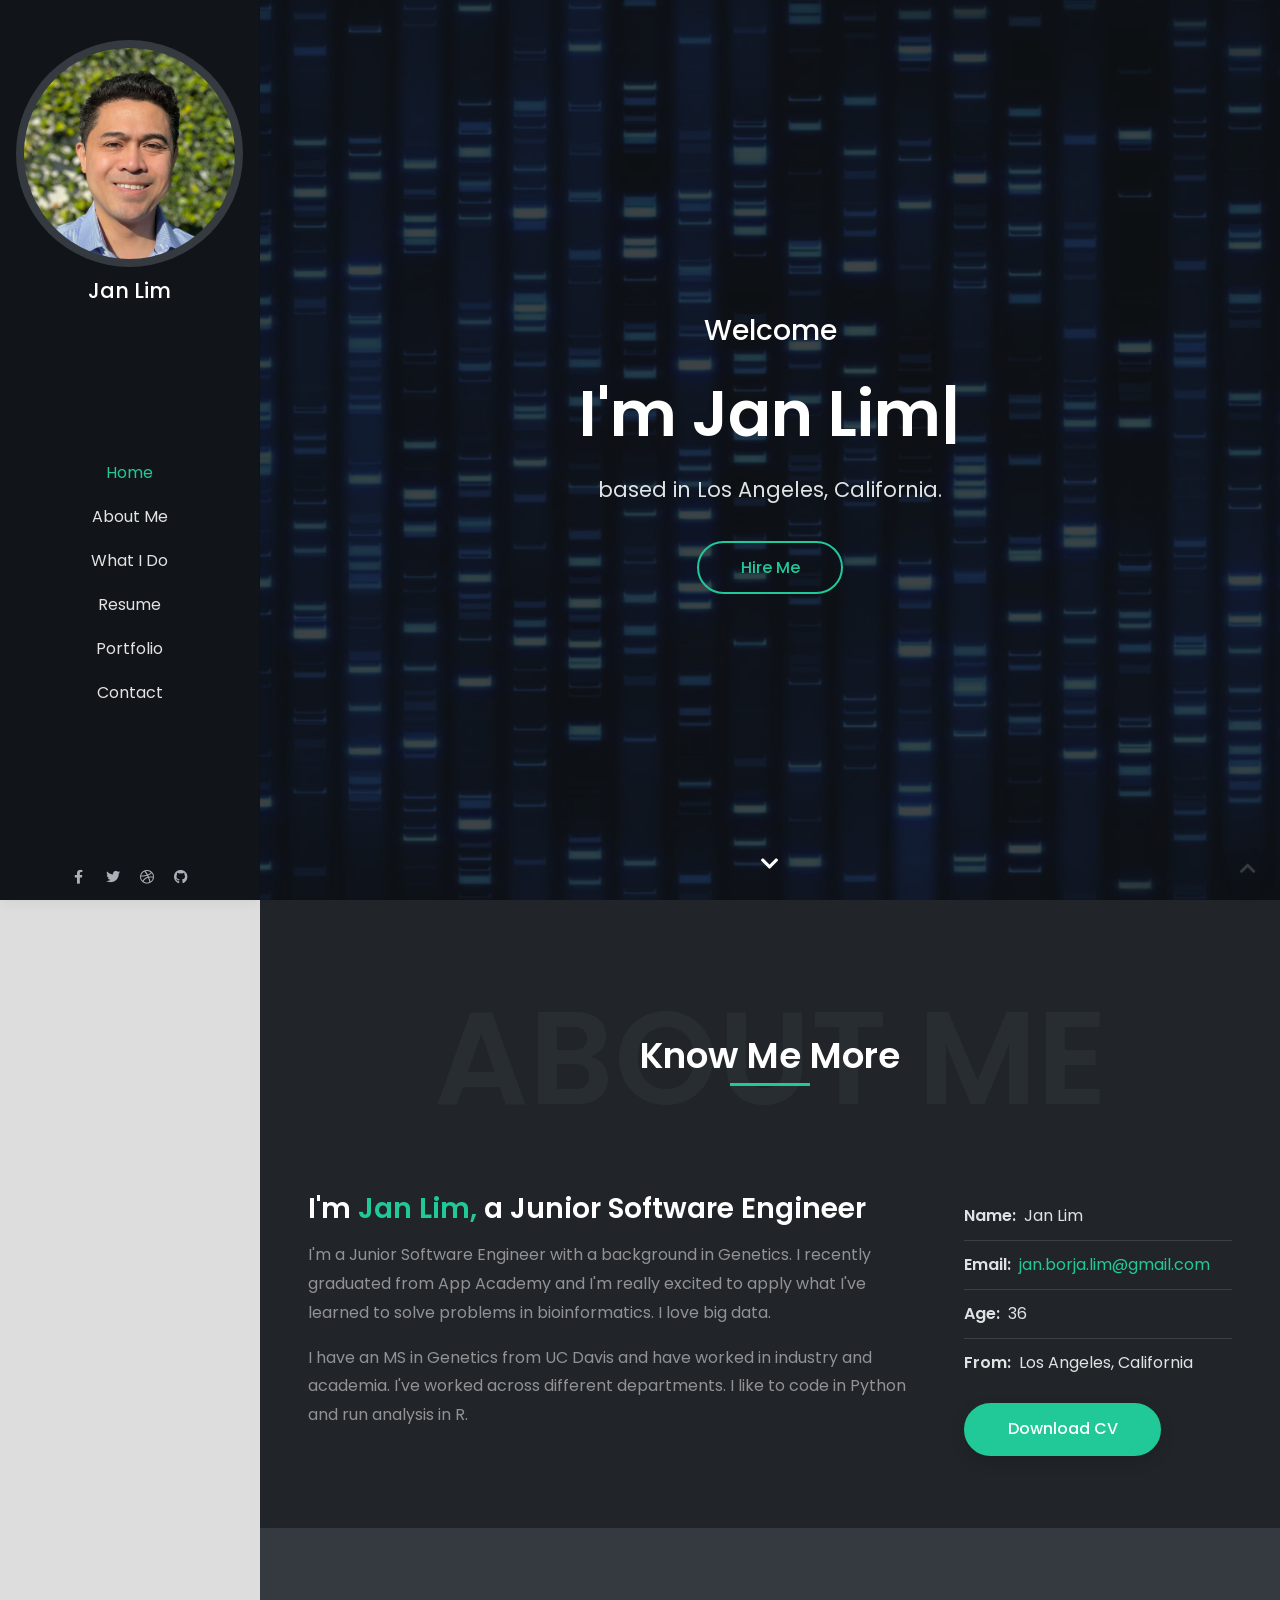
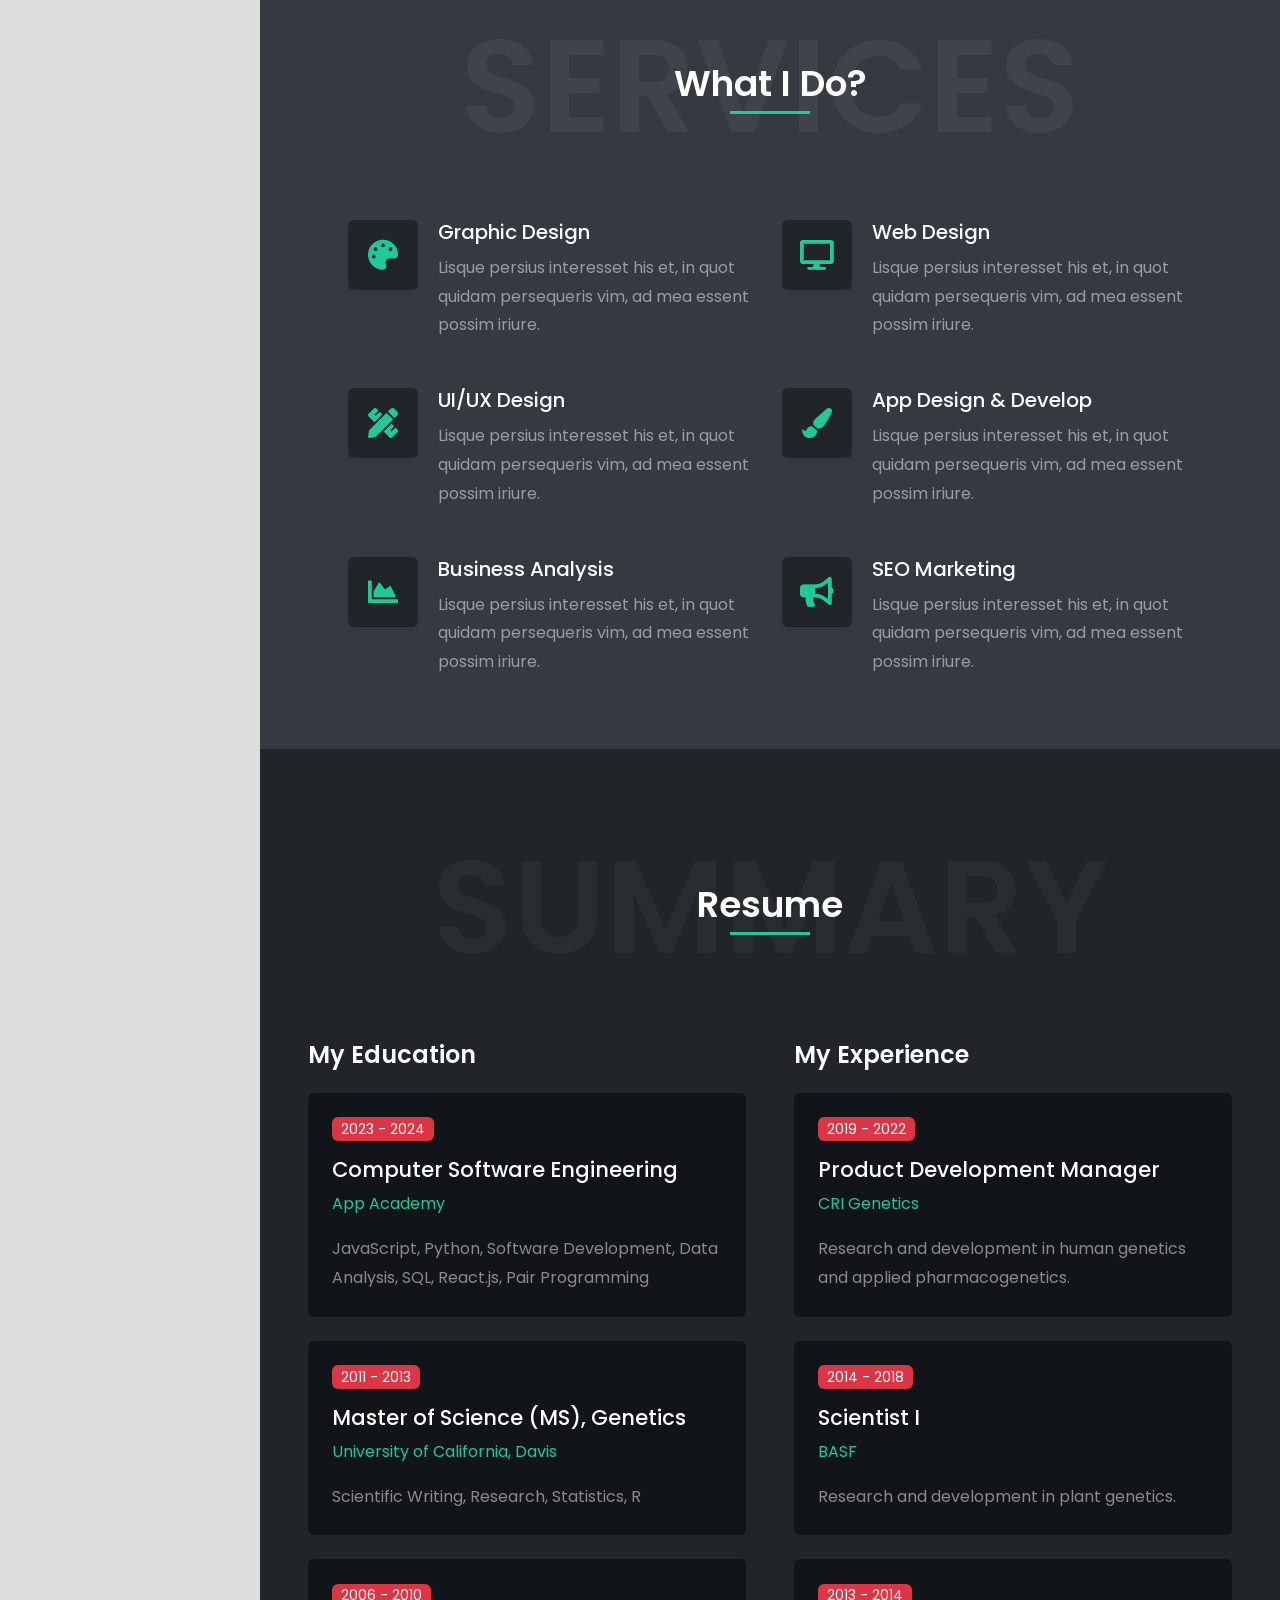
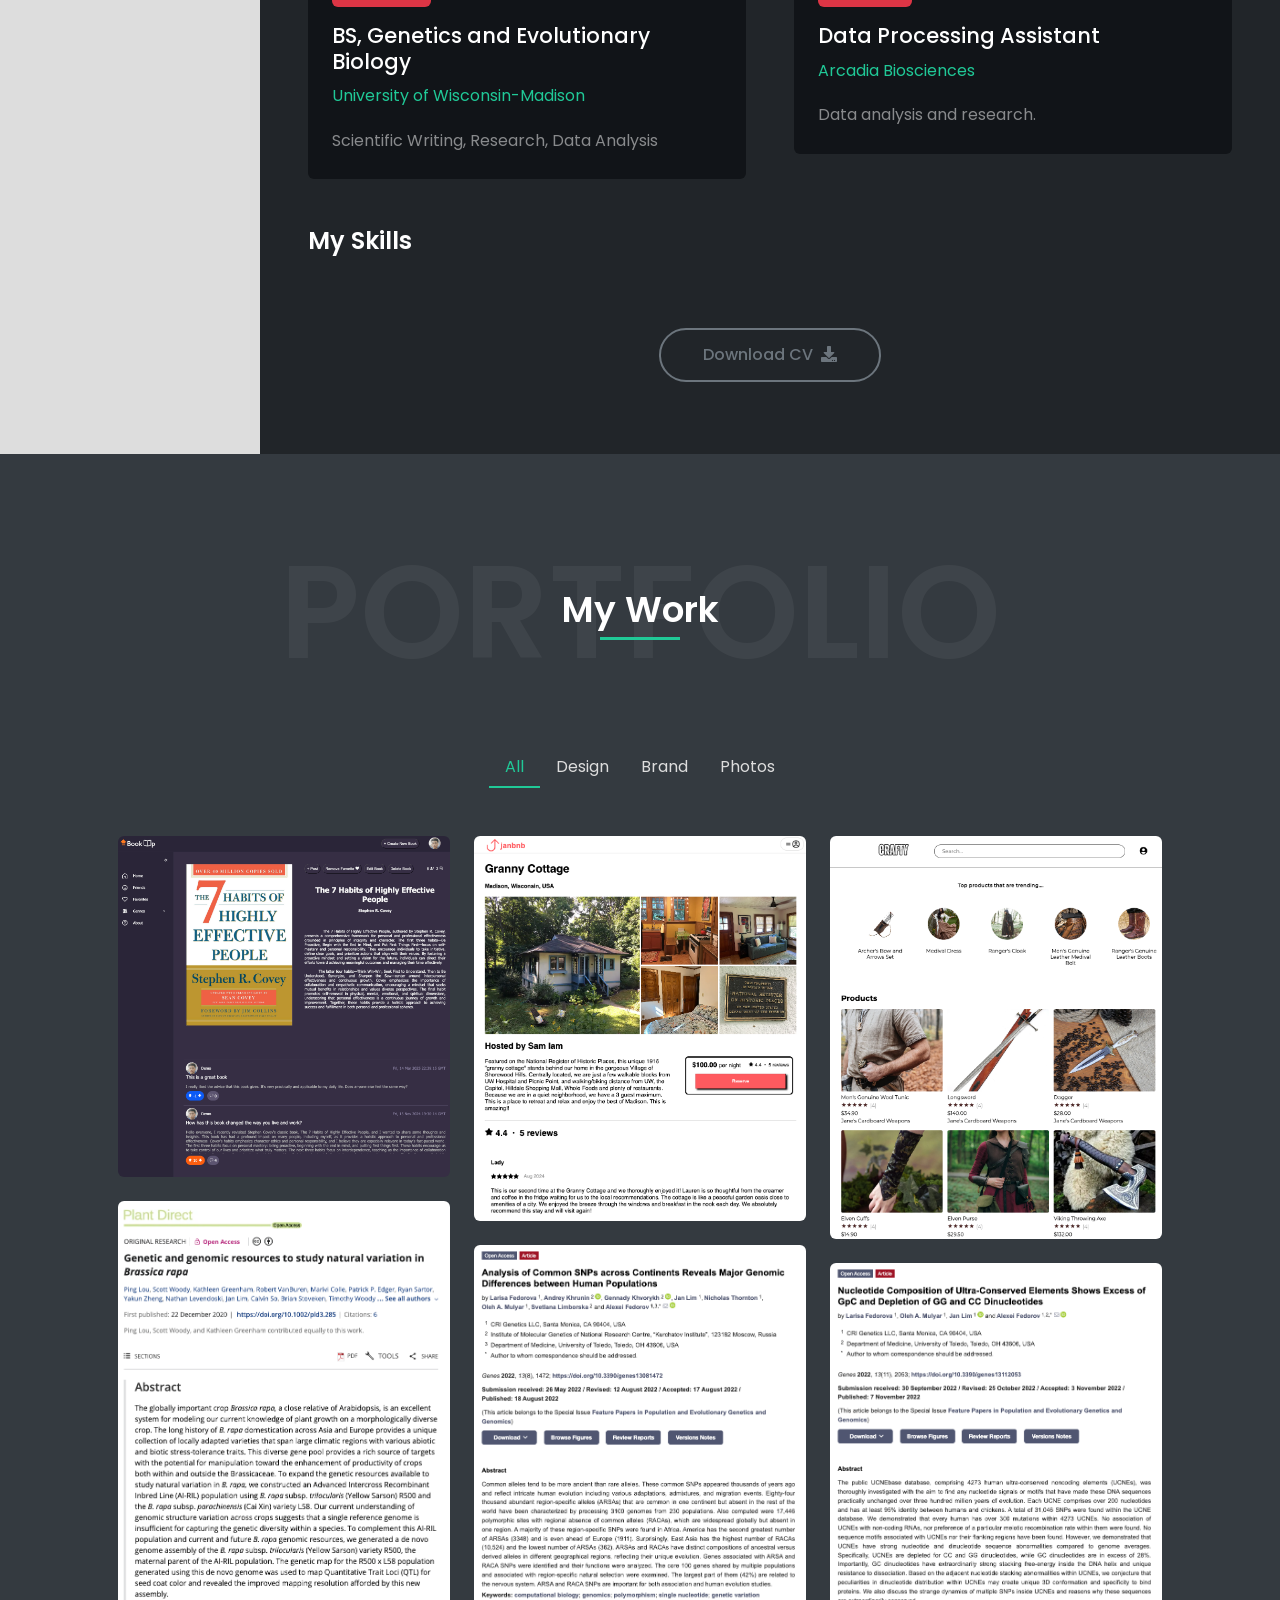
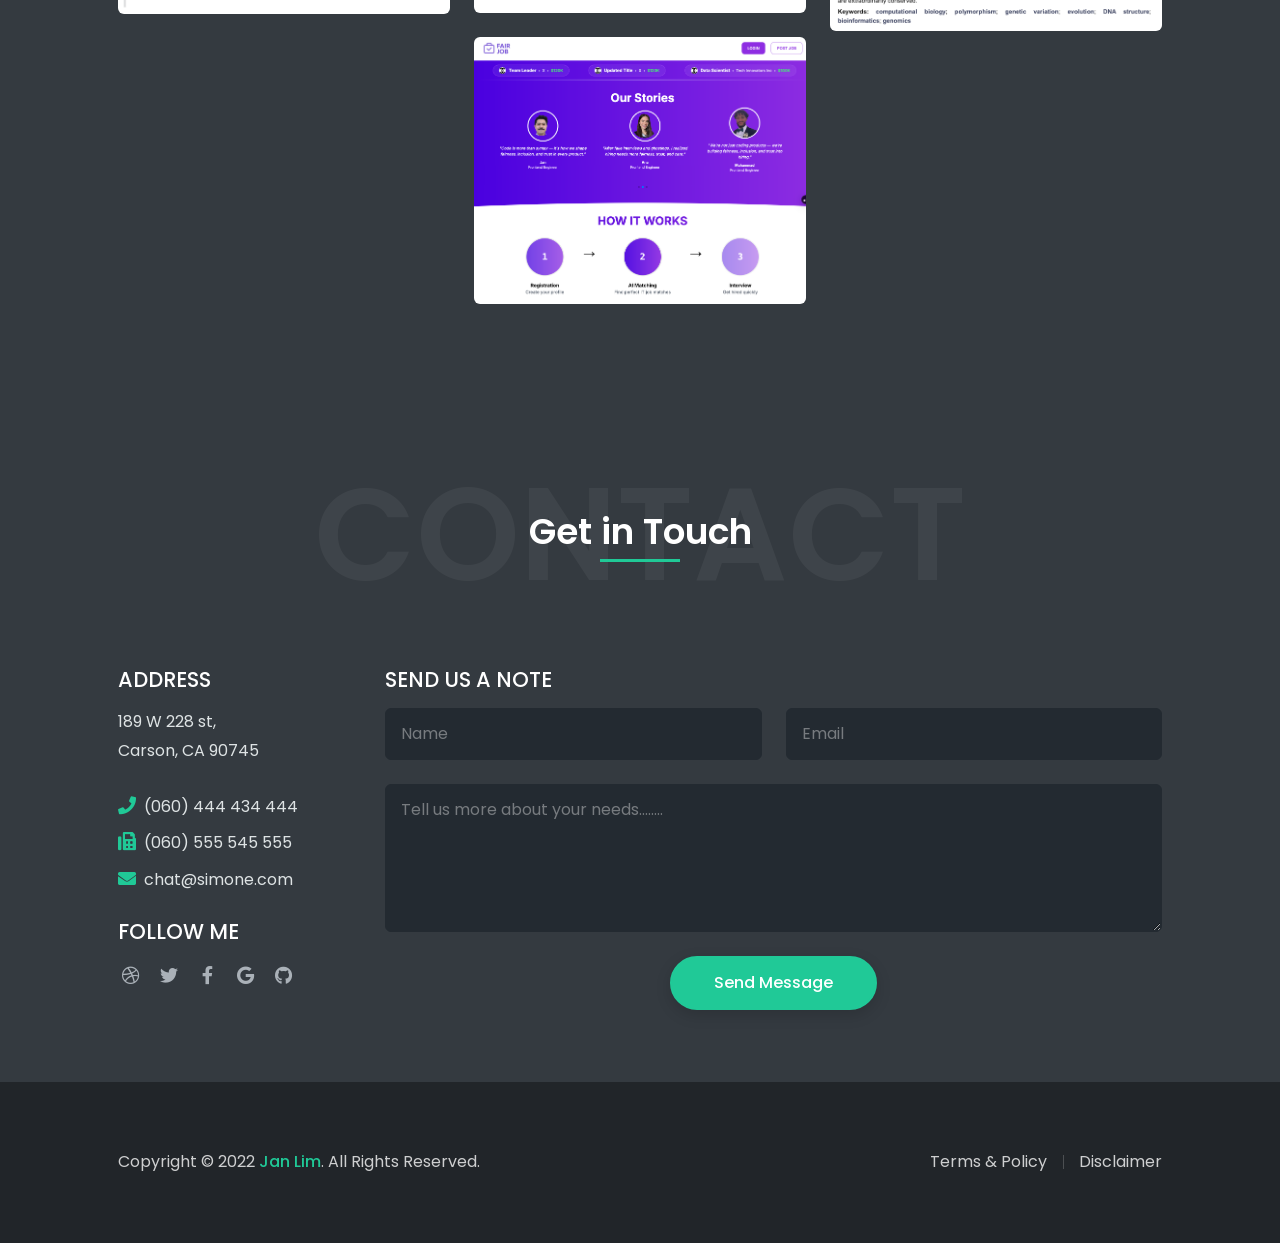
<file: index-dark.html>
<!DOCTYPE html>
<html lang="en">
<head>
<meta charset="UTF-8" />
<meta http-equiv="X-UA-Compatible" content="IE=edge">
<meta name="viewport" content="width=device-width, initial-scale=1">
<link href="images/favicon.png" rel="icon" />
<title>Jan Lim</title>
<meta name="description" content="Jan Lim's porfolio website.">
<meta name="author" content="Jan Lim">

<!-- Web Fonts -->
<link href="https://fonts.googleapis.com/css2?family=Poppins:ital,wght@0,100;0,200;0,300;0,400;0,500;0,600;0,700;0,800;0,900;1,100;1,200;1,300;1,400;1,500;1,600;1,700;1,800;1,900&display=swap" rel="stylesheet">

<!-- Stylesheet
============================== -->
<!-- Bootstrap -->
<link rel="stylesheet" type="text/css" href="vendor/bootstrap/css/bootstrap.min.css" />
<!-- Font Awesome Icon -->
<link rel="stylesheet" type="text/css" href="vendor/font-awesome/css/all.min.css" />
<!-- Owl Carousel -->
<link rel="stylesheet" type="text/css" href="vendor/owl.carousel/assets/owl.carousel.min.css" />
<!-- Magnific Popup -->
<link rel="stylesheet" type="text/css" href="vendor/magnific-popup/magnific-popup.min.css" />
<!-- Custom Stylesheet -->
<link rel="stylesheet" type="text/css" href="css/stylesheet.css" />
</head>

<body class="side-header" data-bs-spy="scroll" data-bs-target="#header-nav" data-bs-offset="1">

<!-- Preloader -->
<div class="preloader preloader-dark">
  <div class="lds-ellipsis">
    <div></div>
    <div></div>
    <div></div>
    <div></div>
  </div>
</div>
<!-- Preloader End -->

<!-- Document Wrapper
=============================== -->
<div id="main-wrapper">
  <!-- Header
  ============================ -->
  <header id="header" class="sticky-top">
    <!-- Navbar -->
    <nav class="primary-menu navbar navbar-expand-lg navbar-dark bg-dark border-bottom-0">
      <div class="container-fluid position-relative h-100 flex-lg-column ps-3 px-lg-3 pt-lg-3 pb-lg-2">

        <!-- Logo -->
        <a href="index.html" class="mb-lg-auto mt-lg-4">
			<span class="bg-dark-2 rounded-pill p-2 mb-lg-1 d-none d-lg-inline-block">
				<img class="img-fluid rounded-pill d-block" src="images/profile.jpg" title="I'm Simone" alt="">
			</span>
			<h1 class="text-5 text-white text-center mb-0 d-lg-block">Jan Lim</h1>
        </a>
        <!-- Logo End -->

        <div id="header-nav" class="collapse navbar-collapse w-100 my-lg-auto">
          <ul class="navbar-nav text-lg-center my-lg-auto py-lg-3">
            <li class="nav-item"><a class="nav-link smooth-scroll active" href="#home">Home</a></li>
            <li class="nav-item"><a class="nav-link smooth-scroll" href="#about">About Me</a></li>
            <li class="nav-item"><a class="nav-link smooth-scroll" href="#services">What I Do</a></li>
            <li class="nav-item"><a class="nav-link smooth-scroll" href="#resume">Resume</a></li>
            <li class="nav-item"><a class="nav-link smooth-scroll" href="#portfolio">Portfolio</a></li>
            <!-- <li class="nav-item"><a class="nav-link smooth-scroll" href="#testimonial">Testimonial</a></li> -->
            <li class="nav-item"><a class="nav-link smooth-scroll" href="#contact">Contact</a></li>
          </ul>
        </div>
        <ul class="social-icons social-icons-muted social-icons-sm mt-lg-auto ms-auto ms-lg-0 d-flex">
          <li class="social-icons-facebook"><a data-bs-toggle="tooltip" title="Facebook" href="http://www.facebook.com/" target="_blank"><i class="fab fa-facebook-f"></i></a></li>
          <li class="social-icons-twitter"><a data-bs-toggle="tooltip" title="Twitter" href="http://www.twitter.com/" target="_blank"><i class="fab fa-twitter"></i></a></li>
          <li class="social-icons-dribbble"><a data-bs-toggle="tooltip" title="Dribbble" data-bs-placement="top" href="http://www.dribbble.com/" target="_blank"><i class="fab fa-dribbble"></i></a></li>
          <li class="social-icons-github"><a data-bs-toggle="tooltip" title="GitHub" data-bs-placement="top" href="http://www.google.com/" target="_blank" ><i class="fab fa-github"></i></a></li>
        </ul>
        <button class="navbar-toggler" type="button" data-bs-toggle="collapse" data-bs-target="#header-nav"><span></span><span></span><span></span></button>
      </div>
    </nav>
    <!-- Navbar End -->
  </header>
  <!-- Header End -->

  <!-- Content
  ============================================= -->
  <div id="content" role="main">

    <!-- Intro
    ============================================= -->
    <section id="home">
      <div class="hero-wrap">
        <div class="hero-mask opacity-8 bg-dark"></div>
        <div class="hero-bg parallax" style="background-image:url('images/intro-bg.jpg');"></div>
        <div class="hero-content section d-flex min-vh-100">
          <div class="container my-auto">
            <div class="row">
              <div class="col-12 text-center">
                <div class="typed-strings">
                  <p>I'm Jan Lim</p>
                  <p>I'm a Junior Software Engineer.</p>
                  <p>I'm a Biologist.</p>
                </div>
                <p class="text-7 fw-500 text-white mb-2 mb-md-3">Welcome</p>
                <h2 class="text-16 fw-600 text-white mb-2 mb-md-3"><span class="typed"></span></h2>
                <p class="text-5 text-light mb-4">based in Los Angeles, California.</p>
				<a href="#contact" class="btn btn-outline-primary rounded-pill shadow-none smooth-scroll mt-2">Hire Me</a>
              </div>
            </div>
          </div>
          <a href="#about" class="scroll-down-arrow text-white smooth-scroll"><span class="animated"><i class="fa fa-chevron-down"></i></span></a> </div>
      </div>
    </section>
    <!-- Intro end -->

    <!-- About
    ============================================= -->
    <section id="about" class="section bg-dark-1">
      <div class="container px-lg-5">
        <!-- Heading -->
        <div class="position-relative d-flex text-center mb-5">
          <h2 class="text-24 text-muted opacity-1 text-uppercase fw-600 w-100 mb-0">About Me</h2>
          <p class="text-9 text-white fw-600 position-absolute w-100 align-self-center lh-base mb-0">Know Me More<span class="heading-separator-line border-bottom border-3 border-primary d-block mx-auto"></span> </p>
        </div>
        <!-- Heading end-->

        <div class="row gy-5">
          <div class="col-lg-7 col-xl-8 text-center text-lg-start">
            <h2 class="text-7 text-white fw-600 mb-3">I'm <span class="text-primary">Jan Lim,</span> a Junior Software Engineer</h2>
            <p class="text-white-50">I'm a Junior Software Engineer with a background in Genetics. I recently graduated from App Academy and I'm really excited to apply what I've learned to solve problems in bioinformatics. I love big data. </p>
            <p class="text-white-50">I have an MS in Genetics from UC Davis and have worked in industry and academia. I've worked across different departments. I like to code in Python and run analysis in R. </p>
          </div>
          <div class="col-lg-5 col-xl-4">
            <div class="ps-lg-4">
              <ul class="list-style-2 list-style-light text-light">
                <li><span class="fw-600 me-2">Name:</span>Jan Lim</li>
                <li><span class="fw-600 me-2">Email:</span><a href="mailto:jan.borja.lim@gmail.com">jan.borja.lim@gmail.com</a></li>
                <li><span class="fw-600 me-2">Age:</span>36</li>
                <li class="border-0"><span class="fw-600 me-2">From:</span>Los Angeles, California</li>
              </ul>
              <a href="#" class="btn btn-primary rounded-pill">Download CV</a> </div>
          </div>
        <!-- </div>
        <div class="brands-grid separator-border separator-border-light mt-5">
          <div class="row">
            <div class="col-6 col-md-3">
              <div class="featured-box text-center">
                <h4 class="text-12 text-white-50 mb-0"><span class="counter" data-from="0" data-to="15">15</span>+</h4>
                <p class="text-light mb-0">Years Experiance</p>
              </div>
            </div>
            <div class="col-6 col-md-3">
              <div class="featured-box text-center">
                <h4 class="text-12 text-white-50 mb-0"><span class="counter" data-from="0" data-to="3">3</span></h4>
                <p class="text-light mb-0">Publications</p>
              </div>
            </div> -->
            <!-- <div class="col-6 col-md-3">
              <div class="featured-box text-center">
                <h4 class="text-12 text-white-50 mb-0"><span class="counter" data-from="0" data-to="38">20</span></h4>
                <p class="text-light mb-0">Get Awards</p>
              </div>
            </div> -->
          </div>
        </div>
      </div>
    </section>
    <!-- About end -->

    <!-- Services
    ============================================= -->
    <section id="services" class="section bg-dark-2">
      <div class="container px-lg-5">
        <!-- Heading -->
        <div class="position-relative d-flex text-center mb-5">
          <h2 class="text-24 text-white-50 opacity-1 text-uppercase fw-600 w-100 mb-0">Services</h2>
          <p class="text-9 text-white fw-600 position-absolute w-100 align-self-center lh-base mb-0">What I Do?<span class="heading-separator-line border-bottom border-3 border-primary d-block mx-auto"></span> </p>
        </div>
        <!-- Heading end-->

        <div class="row">
          <div class="col-lg-11 mx-auto">
            <div class="row">
              <div class="col-md-6">
                <div class="featured-box style-3 mb-5">
                  <div class="featured-box-icon text-primary bg-dark-1 shadow-sm rounded"> <i class="fas fa-palette"></i> </div>
                  <h3 class="text-white">Graphic Design</h3>
                  <p class="text-white-50 mb-0">Lisque persius interesset his et, in quot quidam persequeris vim, ad mea essent possim iriure.</p>
                </div>
              </div>
              <div class="col-md-6">
                <div class="featured-box style-3 mb-5">
                  <div class="featured-box-icon text-primary bg-dark-1 shadow-sm rounded"> <i class="fas fa-desktop"></i></div>
                  <h3 class="text-white">Web Design</h3>
                  <p class="text-white-50 mb-0">Lisque persius interesset his et, in quot quidam persequeris vim, ad mea essent possim iriure.</p>
                </div>
              </div>
              <div class="col-md-6">
                <div class="featured-box style-3 mb-5">
                  <div class="featured-box-icon text-primary bg-dark-1 shadow-sm rounded"> <i class="fas fa-pencil-ruler"></i> </div>
                  <h3 class="text-white">UI/UX Design</h3>
                  <p class="text-white-50 mb-0">Lisque persius interesset his et, in quot quidam persequeris vim, ad mea essent possim iriure.</p>
                </div>
              </div>
              <div class="col-md-6">
                <div class="featured-box style-3 mb-5">
                  <div class="featured-box-icon text-primary bg-dark-1 shadow-sm rounded"> <i class="fas fa-paint-brush"></i> </div>
                  <h3 class="text-white">App Design &amp; Develop</h3>
                  <p class="text-white-50 mb-0">Lisque persius interesset his et, in quot quidam persequeris vim, ad mea essent possim iriure.</p>
                </div>
              </div>
              <div class="col-md-6">
                <div class="featured-box style-3 mb-5 mb-md-0">
                  <div class="featured-box-icon text-primary bg-dark-1 shadow-sm rounded"> <i class="fas fa-chart-area"></i> </div>
                  <h3 class="text-white">Business Analysis</h3>
                  <p class="text-white-50 mb-0">Lisque persius interesset his et, in quot quidam persequeris vim, ad mea essent possim iriure.</p>
                </div>
              </div>
              <div class="col-md-6">
                <div class="featured-box style-3 mb-0">
                  <div class="featured-box-icon text-primary bg-dark-1 shadow-sm rounded"> <i class="fas fa-bullhorn"></i> </div>
                  <h3 class="text-white">SEO Marketing</h3>
                  <p class="text-white-50 mb-0">Lisque persius interesset his et, in quot quidam persequeris vim, ad mea essent possim iriure.</p>
                </div>
              </div>
            </div>
          </div>
        </div>
      </div>
    </section>
    <!-- Services end -->

    <!-- Resume
    ============================================= -->
    <section id="resume" class="section bg-dark-1">
      <div class="container px-lg-5">
        <!-- Heading -->
        <div class="position-relative d-flex text-center mb-5">
          <h2 class="text-24 text-muted opacity-1 text-uppercase fw-600 w-100 mb-0">Summary</h2>
          <p class="text-9 text-white fw-600 position-absolute w-100 align-self-center lh-base mb-0">Resume<span class="heading-separator-line border-bottom border-3 border-primary d-block mx-auto"></span> </p>
        </div>
        <!-- Heading end-->

        <div class="row gx-5">
          <!-- My Education -->
          <div class="col-md-6">
            <h2 class="text-6 text-white fw-600 mb-4">My Education</h2>
            <div class="bg-dark rounded p-4 mb-4">
              <p class="badge bg-danger text-2 fw-400">2023 - 2024</p>
              <h3 class="text-5 text-white">Computer Software Engineering</h3>
              <p class="text-primary">App Academy</p>
              <p class="text-white-50 mb-0">JavaScript, Python, Software Development, Data Analysis, SQL, React.js, Pair Programming</p>
            </div>
            <div class="bg-dark rounded p-4 mb-4">
              <p class="badge bg-danger text-2 fw-400">2011 - 2013</p>
              <h3 class="text-5 text-white">Master of Science (MS), Genetics</h3>
              <p class="text-primary">University of California, Davis</p>
              <p class="text-white-50 mb-0">Scientific Writing, Research, Statistics, R</p>
            </div>
            <div class="bg-dark rounded p-4 mb-4">
              <p class="badge bg-danger text-2 fw-400">2006 - 2010</p>
              <h3 class="text-5 text-white">BS, Genetics and Evolutionary Biology</h3>
              <p class="text-primary">University of Wisconsin-Madison</p>
              <p class="text-white-50 mb-0">Scientific Writing, Research, Data Analysis</p>
            </div>
          </div>

          <!-- My Experience -->
          <div class="col-md-6">
            <h2 class="text-6 text-white fw-600 mb-4">My Experience</h2>
            <div class="bg-dark rounded p-4 mb-4">
              <p class="badge bg-danger text-2 fw-400">2019 - 2022</p>
              <h3 class="text-5 text-white">Product Development Manager</h3>
              <p class="text-primary">CRI Genetics</p>
              <p class="text-white-50 mb-0">Research and development in human genetics and applied pharmacogenetics.</p>
            </div>
            <div class="bg-dark rounded p-4 mb-4">
              <p class="badge bg-danger text-2 fw-400">2014 - 2018</p>
              <h3 class="text-5 text-white">Scientist I</h3>
              <p class="text-primary">BASF</p>
              <p class="text-white-50 mb-0">Research and development in plant genetics.</p>
            </div>
            <div class="bg-dark rounded p-4 mb-4">
              <p class="badge bg-danger text-2 fw-400">2013 - 2014</p>
              <h3 class="text-5 text-white">Data Processing Assistant</h3>
              <p class="text-primary">Arcadia Biosciences</p>
              <p class="text-white-50 mb-0">Data analysis and research.</p>
            </div>
          </div>
        </div>
        <!-- My Skills -->
		<h2 class="text-6 text-white fw-600 mt-4 mb-4">My Skills</h2>
        <div class="row gx-5">
          <!-- <div class="col-md-6">
            <p class="text-light fw-500 text-start mb-2">Web Design <span class="float-end">65%</span></p>
            <div class="progress progress-sm bg-dark mb-4">
              <div class="progress-bar" role="progressbar" style="width: 65%" aria-valuenow="65" aria-valuemin="0" aria-valuemax="100"></div>
            </div>
            <p class="text-light fw-500 text-start mb-2">HTML/CSS <span class="float-end">95%</span></p>
            <div class="progress progress-sm bg-dark mb-4">
              <div class="progress-bar" role="progressbar" style="width: 95%" aria-valuenow="95" aria-valuemin="0" aria-valuemax="100"></div>
            </div>
            <p class="text-light fw-500 text-start mb-2">JavaScript <span class="float-end">80%</span></p>
            <div class="progress progress-sm bg-dark mb-4">
              <div class="progress-bar" role="progressbar" style="width: 80%" aria-valuenow="80" aria-valuemin="0" aria-valuemax="100"></div>
            </div>
          </div>
          <div class="col-md-6">
            <p class="text-light fw-500 text-start mb-2">React JS <span class="float-end">70%</span></p>
            <div class="progress progress-sm bg-dark mb-4">
              <div class="progress-bar" role="progressbar" style="width: 70%" aria-valuenow="70" aria-valuemin="0" aria-valuemax="100"></div>
            </div>
            <p class="text-light fw-500 text-start mb-2">Angular Js <span class="float-end">60%</span></p>
            <div class="progress progress-sm bg-dark mb-4">
              <div class="progress-bar" role="progressbar" style="width: 60%" aria-valuenow="60" aria-valuemin="0" aria-valuemax="100"></div>
            </div>
            <p class="text-light fw-500 text-start mb-2">Bootstrap <span class="float-end">99%</span></p>
            <div class="progress progress-sm bg-dark mb-4">
              <div class="progress-bar" role="progressbar" style="width: 99%" aria-valuenow="99" aria-valuemin="0" aria-valuemax="100"></div>
            </div> -->
          </div>
        </div>
        <div class="text-center mt-5"><a href="#" class="btn btn-outline-secondary rounded-pill shadow-none">Download CV <span class="ms-1"><i class="fas fa-download"></i></span></a></div>
      </div>
    </section>
    <!-- Resume end -->

    <!-- Portfolio
    ============================================= -->
    <section id="portfolio" class="section bg-dark-2">
      <div class="container px-lg-5">
        <!-- Heading -->
        <div class="position-relative d-flex text-center mb-5">
          <h2 class="text-24 text-white-50 opacity-1 text-uppercase fw-600 w-100 mb-0">Portfolio</h2>
          <p class="text-9 text-white fw-600 position-absolute w-100 align-self-center lh-base mb-0">My Work<span class="heading-separator-line border-bottom border-3 border-primary d-block mx-auto"></span> </p>
        </div>
        <!-- Heading end-->

        <!-- Filter Menu -->
        <ul class="portfolio-menu nav nav-tabs nav-light justify-content-center border-bottom-0 mb-5">
          <li class="nav-item"> <a data-filter="*" class="nav-link active" href="">All</a></li>
          <li class="nav-item"> <a data-filter=".design" href="" class="nav-link">Design</a></li>
          <li class="nav-item"> <a data-filter=".brand" href="" class="nav-link">Brand</a></li>
          <li class="nav-item"> <a data-filter=".photos" href="" class="nav-link">Photos</a></li>
        </ul>
        <!-- Filter Menu end -->
        <div class="portfolio popup-ajax-gallery">
          <div class="row portfolio-filter g-4">
            <div class="col-sm-6 col-lg-4 brand">
              <div class="portfolio-box rounded">
                <div class="portfolio-img rounded"> <img class="img-fluid d-block" src="images/projects/project-1.jpg" alt="">
                  <div class="portfolio-overlay"> <a class="popup-ajax stretched-link" href="ajax/portfolio-ajax-project-dark-1.html"></a>
                    <div class="portfolio-overlay-details">
                      <h5 class="text-white fw-400">Project Title</h5>
                      <span class="text-light">Category</span> </div>
                  </div>
                </div>
              </div>
            </div>
            <div class="col-sm-6 col-lg-4 design">
              <div class="portfolio-box rounded">
                <div class="portfolio-img rounded"> <img class="img-fluid d-block" src="images/projects/project-2.jpg" alt="">
                  <div class="portfolio-overlay"> <a class="popup-ajax stretched-link" href="ajax/portfolio-ajax-project-dark-2.html"></a>
                    <div class="portfolio-overlay-details">
                      <h5 class="text-white fw-400">Project Title</h5>
                      <span class="text-light">Category</span> </div>
                  </div>
                </div>
              </div>
            </div>
            <div class="col-sm-6 col-lg-4 artwork photos">
              <div class="portfolio-box rounded">
                <div class="portfolio-img rounded"> <img class="img-fluid d-block" src="images/projects/project-3.jpg" alt="">
                  <div class="portfolio-overlay"> <a class="popup-ajax stretched-link" href="ajax/portfolio-ajax-project-dark-3.html"></a>
                    <div class="portfolio-overlay-details">
                      <h5 class="text-white fw-400">Project Title</h5>
                      <span class="text-light">Category</span> </div>
                  </div>
                </div>
              </div>
            </div>
            <div class="col-sm-6 col-lg-4 artwork brand photos">
              <div class="portfolio-box rounded">
                <div class="portfolio-img rounded"> <img class="img-fluid d-block" src="images/projects/project-4.jpg" alt="">
                  <div class="portfolio-overlay"> <a class="popup-ajax stretched-link" href="ajax/portfolio-ajax-project-dark-4.html"></a>
                    <div class="portfolio-overlay-details">
                      <h5 class="text-white fw-400">Project Title</h5>
                      <span class="text-light">Category</span> </div>
                  </div>
                </div>
              </div>
            </div>
            <div class="col-sm-6 col-lg-4 design">
              <div class="portfolio-box rounded">
                <div class="portfolio-img rounded"> <img class="img-fluid d-block" src="images/projects/project-5.jpg" alt="">
                  <div class="portfolio-overlay"> <a class="popup-ajax stretched-link" href="ajax/portfolio-ajax-project-dark-5.html"></a>
                    <div class="portfolio-overlay-details">
                      <h5 class="text-white fw-400">Project Title</h5>
                      <span class="text-light">Category</span> </div>
                  </div>
                </div>
              </div>
            </div>
            <div class="col-sm-6 col-lg-4 brand">
              <div class="portfolio-box rounded">
                <div class="portfolio-img rounded"> <img class="img-fluid d-block" src="images/projects/project-6.jpg" alt="">
                  <div class="portfolio-overlay"> <a class="popup-ajax stretched-link" href="ajax/portfolio-ajax-project-dark-6.html"></a>
                    <div class="portfolio-overlay-details">
                      <h5 class="text-white fw-400">Project Title</h5>
                      <span class="text-light">Category</span> </div>
                  </div>
                </div>
              </div>
            </div>
            <div class="col-sm-6 col-lg-4 design photos">
              <div class="portfolio-box rounded">
                <div class="portfolio-img rounded"> <img class="img-fluid d-block" src="images/projects/project-7.jpg" alt="">
                  <div class="portfolio-overlay"> <a class="popup-ajax stretched-link" href="ajax/portfolio-ajax-project-dark-7.html"></a>
                    <div class="portfolio-overlay-details">
                      <h5 class="text-white fw-400">Project Title</h5>
                      <span class="text-light">Category</span> </div>
                  </div>
                </div>
              </div>
            </div>
          </div>
        </div>
      </div>
    </section>
    <!-- Portfolio end -->

    <!-- Testimonial
    ============================================= -->
    <!-- <section id="testimonial" class="section bg-dark-1">
      <div class="container px-lg-5"> -->
        <!-- Heading -->
        <!-- <div class="position-relative d-flex text-center mb-5">
          <h2 class="text-24 text-muted opacity-1 text-uppercase fw-600 w-100 mb-0">Testimonial</h2>
          <p class="text-9 text-white fw-600 position-absolute w-100 align-self-center lh-base mb-0">Recommendations<span class="heading-separator-line border-bottom border-3 border-primary d-block mx-auto"></span> </p>
        </div> -->
        <!-- Heading end-->

        <!-- <div class="owl-carousel owl-light owl-theme" data-loop="true" data-nav="false" data-autoplay="false" data-margin="25" data-stagepadding="0" data-slideby="1" data-items-xs="1" data-items-sm="1" data-items-md="1" data-items-lg="2">
          <div class="item">
            <div class="bg-dark rounded p-5">
              <div class="d-flex align-items-center mt-auto mb-4"> <img class="img-fluid rounded-circle d-inline-block w-auto" src="images/testimonial/client-sm-3.jpg" alt="">
                <p class="ms-3 mb-0"><strong class="d-block text-white fw-600">Maxim Glotov</strong> <span class="text-white-50 fw-500">User from USA</span></p>
              </div>
              <p class="text-light mb-4">“I am pleased to recommend Jan, with whom I had the pleasure of working at CRI Genetics. As a dedicated and effective manager, he consistently contributed to the team success with strategic thinking, a strong work ethic, and a positive attitude that motivated everyone around him.
                Jan played a key role in driving initiatives, streamlining processes, and fostering collaboration across teams. His leadership not only enhanced productivity but also created an environment where people felt valued and empowered.
                Beyond professional skills, Jan is simply a great person to work with—reliable, supportive, and always ready to tackle challenges. I have no doubt that he will be an asset to any organization.”</p>
              <span class="text-2"> <i class="fas fa-star text-warning"></i> <i class="fas fa-star text-warning"></i> <i class="fas fa-star text-warning"></i> <i class="fas fa-star text-warning"></i> <i class="fas fa-star text-warning"></i> </span> </div>
          </div>
          <div class="item">
            <div class="bg-dark rounded p-5">
              <div class="d-flex align-items-center mt-auto mb-4"> <img class="img-fluid rounded-circle d-inline-block w-auto" src="images/testimonial/client-sm-1.jpg" alt="">
                <p class="ms-3 mb-0"><strong class="d-block text-white fw-600">Jay Shah</strong> <span class="text-white-50 fw-500">Founder at Icomatic Pvt Ltd</span></p>
              </div>
              <p class="text-light mb-4">"Easy to use, reasonably priced simply dummy text of the printing and typesetting industry. Quidam lisque persius interesset his et, in quot quidam possim iriure.”</p>
              <span class="text-2"> <i class="fas fa-star text-warning"></i> <i class="fas fa-star text-warning"></i> <i class="fas fa-star text-warning"></i> <i class="fas fa-star text-warning"></i> <i class="fas fa-star text-warning"></i> </span> </div>
          </div>
          <div class="item">
            <div class="bg-dark rounded p-5">
              <div class="d-flex align-items-center mt-auto mb-4"> <img class="img-fluid rounded-circle d-inline-block w-auto" src="images/testimonial/client-sm-2.jpg" alt="">
                <p class="ms-3 mb-0"><strong class="d-block text-white fw-600">Patrick Cary</strong> <span class="text-white-50 fw-500">Freelancer from USA</span></p>
              </div>
              <p class="text-light mb-4">“I am happy Working with printing and typesetting industry. Quidam lisque persius interesset his et, in quot quidam persequeris essent possim iriure.”</p>
              <span class="text-2"> <i class="fas fa-star text-warning"></i> <i class="fas fa-star text-warning"></i> <i class="fas fa-star text-warning"></i> <i class="fas fa-star text-warning"></i> <i class="fas fa-star text-warning"></i> </span> </div>
          </div>
          <div class="item">
            <div class="bg-dark rounded p-5">
              <div class="d-flex align-items-center mt-auto mb-4"> <img class="img-fluid rounded-circle d-inline-block w-auto" src="images/testimonial/client-sm-4.jpg" alt="">
                <p class="ms-3 mb-0"><strong class="d-block text-white fw-600">Chris Tom</strong> <span class="text-white-50 fw-500">User from UK</span></p>
              </div>
              <p class="text-light mb-4">“I have used them twice now. Good rates, very efficient service and priced simply dummy text of the printing and typesetting industry quidam interesset his et. Excellent.”</p>
              <span class="text-2"> <i class="fas fa-star text-warning"></i> <i class="fas fa-star text-warning"></i> <i class="fas fa-star text-warning"></i> <i class="fas fa-star text-warning"></i> <i class="fas fa-star text-warning"></i> </span> </div>
          </div>
        </div>
      </div> -->
    </section>
    <!-- Testimonial end -->

    <!-- Contact Me
    ============================================= -->
    <section id="contact" class="section bg-dark-2">
      <div class="container px-lg-5">
        <!-- Heading -->
        <div class="position-relative d-flex text-center mb-5">
          <h2 class="text-24 text-white-50 opacity-1 text-uppercase fw-600 w-100 mb-0">Contact</h2>
          <p class="text-9 text-white fw-600 position-absolute w-100 align-self-center lh-base mb-0">Get in Touch<span class="heading-separator-line border-bottom border-3 border-primary d-block mx-auto"></span> </p>
        </div>
        <!-- Heading end-->
        <div class="row gy-5">
          <div class="col-md-4 col-xl-3 order-1 order-md-0 text-center text-md-start">
            <h2 class="mb-3 text-5 text-white text-uppercase">Address</h2>
            <p class="text-3 text-light mb-4">189 W 228 st, <br>
              Carson, CA 90745 </p>
            <p class="text-3 text-light mb-1"><span class="text-primary text-4 me-2"><i class="fas fa-phone"></i></span>(060) 444 434 444</p>
            <p class="text-3 text-light mb-1"><span class="text-primary text-4 me-2"><i class="fas fa-fax"></i></span>(060) 555 545 555</p>
            <p class="text-3 text-light mb-4"><span class="text-primary text-4 me-2"><i class="fas fa-envelope"></i></span>chat@simone.com</p>
            <h2 class="mb-3 text-5 text-white text-uppercase">Follow Me</h2>
            <ul class="social-icons social-icons-muted justify-content-center justify-content-md-start">
              <li class="social-icons-dribbble"><a data-bs-toggle="tooltip" href="http://www.dribbble.com/harnishdesign/" target="_blank" title="Dribbble"><i class="fab fa-dribbble"></i></a></li>
              <li class="social-icons-twitter"><a data-bs-toggle="tooltip" href="https://twitter.com/harnishdesign/" target="_blank" title="Twitter"><i class="fab fa-twitter"></i></a></li>
              <li class="social-icons-facebook"><a data-bs-toggle="tooltip" href="http://www.facebook.com/harnishdesign/" target="_blank" title="Facebook"><i class="fab fa-facebook-f"></i></a></li>
              <li class="social-icons-google"><a data-bs-toggle="tooltip" href="http://www.google.com/" target="_blank" title="Google"><i class="fab fa-google"></i></a></li>
              <li class="social-icons-github"><a data-bs-toggle="tooltip" href="http://www.github.com/" target="_blank" title="GitHub"><i class="fab fa-github"></i></a></li>
            </ul>
          </div>
          <div class="col-md-8 col-xl-9 order-0 order-md-1">
            <h2 class="mb-3 text-5 text-white text-uppercase text-center text-md-start">Send us a note</h2>
			<form id="contact-form" class="form-dark" action="php/mail.php" method="post">
			  <div class="row g-4">
                <div class="col-xl-6">
                    <input name="name" type="text" class="form-control" required placeholder="Name">
                </div>
                <div class="col-xl-6">
                    <input name="email" type="email" class="form-control" required placeholder="Email">
                </div>
				<div class="col">
					<textarea name="form-message" class="form-control" rows="5" required placeholder="Tell us more about your needs........"></textarea>
				</div>
              </div>
              <p class="text-center mt-4 mb-0">
				<button id="submit-btn" class="btn btn-primary rounded-pill d-inline-flex" type="submit">Send Message</button>
              </p>
            </form>
          </div>
        </div>
      </div>
    </section>
    <!-- Contact Me end -->

  </div>
  <!-- Content end -->

  <!-- Footer
  ============================================= -->
  <footer id="footer" class="section footer-dark bg-dark-1">
    <div class="container px-lg-5">
      <div class="row">
        <div class="col-lg-6 text-center text-lg-start">
          <p class="mb-3 mb-lg-0">Copyright © 2022 <a href="#" class="fw-500">Jan Lim</a>. All Rights Reserved.</p>
        </div>
        <div class="col-lg-6">
          <ul class="nav nav-separator nav-separator-light justify-content-center justify-content-lg-end">
            <li class="nav-item"> <a class="nav-link" data-bs-toggle="modal" data-bs-target="#terms-policy" href="#">Terms & Policy</a></li>
            <li class="nav-item"> <a class="nav-link" data-bs-toggle="modal" data-bs-target="#disclaimer" href="#">Disclaimer</a></li>
          </ul>
        </div>
      </div>
    </div>
  </footer>
  <!-- Footer end -->

</div>
<!-- Document Wrapper end -->

<!-- Back to Top
============================================= -->
<a id="back-to-top" class="rounded-circle" data-bs-toggle="tooltip" title="Back to Top" href="javascript:void(0)"><i class="fa fa-chevron-up"></i></a>

<!-- Terms & Policy Modal
================================== -->
<div id="terms-policy" class="modal fade" role="dialog" aria-hidden="true">
  <div class="modal-dialog modal-lg modal-dialog-centered" role="document">
    <div class="modal-content bg-dark-2 text-light">
      <div class="modal-header border-secondary">
        <h5 class="modal-title text-white">Terms & Policy</h5>
        <button type="button" class="btn-close btn-close-white" data-bs-dismiss="modal" aria-label="Close"></button>
      </div>
      <div class="modal-body p-4">
        <p>Simply dummy text of the printing and typesetting industry. Lorem Ipsum has been the industry's standard dummy text ever since the 1500s, when an unknown printer took a galley of type and scrambled it to make a type specimen book. It has survived not only five centuries, but also the leap into electronic typesetting, remaining essentially unchanged.</p>
        <h3 class="text-white mb-3 mt-4 mt-4">Terms of Use</h3>
        <p>It has survived not only five centuries, but also the leap into electronic typesetting, remaining essentially unchanged. Simply dummy text of the printing and typesetting industry.</p>
        <h5 class="text-white text-4 mt-4">Part I – Information Simone collects and controls</h5>
        <p>Lorem Ipsum has been the industry's standard dummy text ever since the 1500s, when an unknown printer took a galley of type and scrambled it to make a type specimen book.</p>
        <h5 class="text-white text-4 mt-4">Part II – Information that Simone processes on your behalf</h5>
        <p>Lorem Ipsum has been the industry's standard dummy text ever since the 1500s, when an unknown printer took a galley of type and scrambled it to make a type specimen book.</p>
        <h5 class="text-white text-4 mt-4">Part III – General</h5>
        <p>It has survived not only five centuries, but also the leap into electronic typesetting, remaining essentially unchanged. Lorem Ipsum has been the industry's standard dummy text ever since the 1500s, when an unknown printer took a galley of type and scrambled it to make a type specimen book.</p>
        <h3 class="text-white mb-3 mt-4">Privacy Policy</h3>
        <p>Lorem Ipsum is simply dummy text of the printing and typesetting industry. Lorem Ipsum has been the industry's standard dummy text ever since the 1500s, when an unknown printer took a galley of type and scrambled it to make a type specimen book. </p>
        <ol class="lh-lg">
          <li>Lisque persius interesset his et, in quot quidam persequeris vim, ad mea essent possim iriure.</li>
          <li>Quidam lisque persius interesset his et, Lisque persius interesset his et, in quot quidam persequeris vim, ad mea essent possim iriure.</li>
          <li>In quot quidam persequeris vim, ad mea essent possim iriure. Quidam lisque persius interesset his et.</li>
          <li>Quidam lisque persius interesset his et, Lisque persius interesset his et.</li>
          <li>Interesset his et, Lisque persius interesset his et, in quot quidam persequeris vim, ad mea essent possim iriure.</li>
          <li>Persius interesset his et, Lisque persius interesset his et, in quot quidam persequeris vim, ad mea essent possim iriure.</li>
          <li>Quot quidam persequeris vim Quidam lisque persius interesset his et, Lisque persius interesset his et, in quot quidam persequeris vim, ad mea essent possim iriure.</li>
        </ol>
      </div>
    </div>
  </div>
</div>
<!-- Terms & Policy Modal End -->

<!-- Disclaimer Modal
================================== -->
<div id="disclaimer" class="modal fade" role="dialog" aria-hidden="true">
  <div class="modal-dialog modal-lg modal-dialog-centered" role="document">
    <div class="modal-content bg-dark-2 text-light">
      <div class="modal-header border-secondary">
        <h5 class="modal-title text-white">Copyright & Disclaimer</h5>
		<button type="button" class="btn-close btn-close-white" data-bs-dismiss="modal" aria-label="Close"></button>
      </div>
      <div class="modal-body p-4">
        <p>Simply dummy text of the printing and typesetting industry. Lorem Ipsum has been the industry's standard dummy text ever since the 1500s, when an unknown printer took a galley of type and scrambled it to make a type specimen book. </p>
        <ul class="lh-lg">
          <li>Lisque persius interesset his et, in quot quidam persequeris vim, ad mea essent possim iriure.</li>
          <li>Quidam lisque persius interesset his et, Lisque persius interesset his et, in quot quidam persequeris vim, ad mea essent possim iriure.</li>
          <li>In quot quidam persequeris vim, ad mea essent possim iriure. Quidam lisque persius interesset his et.</li>
          <li>Quidam lisque persius interesset his et, Lisque persius interesset his et.</li>
          <li>Interesset his et, Lisque persius interesset his et, in quot quidam persequeris vim, ad mea essent possim iriure.</li>
          <li>Persius interesset his et, Lisque persius interesset his et, in quot quidam persequeris vim, ad mea essent possim iriure.</li>
          <li>Quot quidam persequeris vim Quidam lisque persius interesset his et, Lisque persius interesset his et, in quot quidam persequeris vim, ad mea essent possim iriure.</li>
        </ul>
      </div>
    </div>
  </div>
</div>
<!-- Disclaimer Modal End -->

<!-- JavaScript -->
<script src="vendor/jquery/jquery.min.js"></script>
<script src="vendor/bootstrap/js/bootstrap.bundle.min.js"></script>
<!-- Easing -->
<script src="vendor/jquery.easing/jquery.easing.min.js"></script>
<!-- Appear -->
<script src="vendor/jquery.appear/jquery.appear.min.js"></script>
<!-- Images Loaded -->
<script src="vendor/imagesloaded/imagesloaded.pkgd.min.js"></script>
<!-- Counter -->
<script src="vendor/jquery.countTo/jquery.countTo.min.js"></script>
<!-- Parallax Bg -->
<script src="vendor/parallaxie/parallaxie.min.js"></script>
<!-- Typed -->
<script src="vendor/typed/typed.min.js"></script>
<!-- Owl Carousel -->
<script src="vendor/owl.carousel/owl.carousel.min.js"></script>
<!-- isotope Portfolio Filter -->
<script src="vendor/isotope/isotope.pkgd.min.js"></script>
<!-- Magnific Popup -->
<script src="vendor/magnific-popup/jquery.magnific-popup.min.js"></script>
<!-- Custom Script -->
<script src="js/theme.js"></script>
</body>
</html>
</file>
<file: css/stylesheet.css>
/*===========================================================

   Template Name: Simone - Personal Portfolio Template
   Author: Harnish Design
   Template URL: http://demo.harnishdesign.net/html/simone
   Author URL: https://themeforest.net/user/harnishdesign
   File Description : Main css file of the template

=================================================
  Table of Contents
=================================================

	1. Basic
	2. Helpers Classes
	3. Layouts
	4. Header
		4.1 Navigation
		4.2 Secondary Nav
		4.3 Page Header
	5 Elements
		5.1 Featured Box
		5.2 Team
		5.3 Accordion & Toggle
		5.4 Nav
		5.5 Tabs
		5.6 Hero Background
		5.7 Owl Carousel
		5.8 Brands Grid
		5.9 Portfolio
		5.10 List Style
	6 Footer
		6.1 Social Icons
		6.2 Back to Top
	7 Extra

=======================================================*/
/* ----------------------------------------------------------------
	Custom CSS

	Add all your Custom Styled CSS here for New Styles or
	Overwriting Default Theme Styles for Better Hanlding Updates
-----------------------------------------------------------------*/

#tech {
	display: flex;
	flex-direction: column;
	justify-content: center;
  }

  /**
 * skills
 */

.skills-title { margin-bottom: 10px; }

.skills-list {
  list-style-type: none;
  background-color: #111418;
  padding: 3rem;
  margin-bottom: 40px;
  border-radius: var(--bs-border-radius)
}

.skill .title-wrapper {
  display: flex;
  align-items: center;
  gap: 5px;
}

.skill .title-wrapper data {
  color: lightgray;
}

.skills-wrapper {
  display: flex;
  flex-direction: row;
  align-items: center;
  margin-bottom: 25px;
  margin-top: 10px;
  flex-wrap: wrap;
}

.skills-icon {
  color: white;
  margin: 10px;
  text-align: center;
  height: 60px;
}

  #tech-bullets {
	padding: 50px;
	display: flex;
	flex-wrap: wrap;
	justify-content: center;
	font-weight: 900;
  }

  #tech-bullets p {
    padding-left: 50px;
  }

  #contact-me {
	display: flex;
	flex-direction: column;
	align-items: center;
  }
/* =================================== */
/*  1. Basic Style
/* =================================== */
body, html {
  height: 100%;
}

@media (prefers-reduced-motion: no-preference) {
  :root {
    scroll-behavior: auto;
  }
}

body {
  background: #dddddd;
  color: #4c4d4d;
  font-family: "Poppins", sans-serif;
}

/*-------- Preloader --------*/
.preloader {
  position: fixed;
  width: 100%;
  height: 100%;
  z-index: 999999999 !important;
  background-color: #fff;
  top: 0;
  left: 0;
  right: 0;
  bottom: 0;
}

.preloader .lds-ellipsis {
  display: inline-block;
  position: absolute;
  width: 80px;
  height: 80px;
  margin-top: -40px;
  margin-left: -40px;
  top: 50%;
  left: 50%;
}

.preloader .lds-ellipsis div {
  position: absolute;
  top: 33px;
  width: 13px;
  height: 13px;
  border-radius: 50%;
  background: #000;
  animation-timing-function: cubic-bezier(0, 1, 1, 0);
}

.preloader .lds-ellipsis div:nth-child(1) {
  left: 8px;
  animation: lds-ellipsis1 0.6s infinite;
}

.preloader .lds-ellipsis div:nth-child(2) {
  left: 8px;
  animation: lds-ellipsis2 0.6s infinite;
}

.preloader .lds-ellipsis div:nth-child(3) {
  left: 32px;
  animation: lds-ellipsis2 0.6s infinite;
}

.preloader .lds-ellipsis div:nth-child(4) {
  left: 56px;
  animation: lds-ellipsis3 0.6s infinite;
}

.preloader.preloader-dark {
  background-color: #000;
}

.preloader.preloader-dark .lds-ellipsis div {
  background-color: #fff;
}

@keyframes lds-ellipsis1 {
  0% {
    transform: scale(0);
  }
  100% {
    transform: scale(1);
  }
}

@keyframes lds-ellipsis3 {
  0% {
    transform: scale(1);
  }
  100% {
    transform: scale(0);
  }
}

@keyframes lds-ellipsis2 {
  0% {
    transform: translate(0, 0);
  }
  100% {
    transform: translate(24px, 0);
  }
}

/*--- Preloader Magnific Popup ----*/
.mfp-container .preloader {
  background: transparent;
}

.mfp-container .preloader .lds-ellipsis div {
  background: #fff;
}

::selection {
  background: #20c997;
  color: #fff;
  text-shadow: none;
}

form {
  padding: 0;
  margin: 0;
  display: inline;
}

img {
  vertical-align: inherit;
}

a, a:focus {
  color: #20c997;
  text-decoration: none;
  -webkit-transition: all 0.2s ease;
  transition: all 0.2s ease;
}

a:hover, a:active {
  color: #1baa80;
  -webkit-transition: all 0.2s ease;
  transition: all 0.2s ease;
}

a:focus, a:active,
.btn.active.focus,
.btn.active:focus,
.btn.focus,
.btn:active.focus,
.btn:active:focus,
.btn:focus,
button:focus,
button:active {
  outline: none;
}

p {
  line-height: 1.8;
}

blockquote {
  border-width: 0 0 0 5px;
  border-style: solid;
  border-color: #eee;
  padding: 10px 20px;
}

html[dir="rtl"] blockquote {
  border-width: 0 5px 0 0px;
}

iframe {
  border: 0 !important;
}

h1, h2, h3, h4, h5, h6 {
  color: #252b33;
}

/* =================================== */
/*  2. Helpers Classes
/* =================================== */
/* Box Shadow */
.shadow-md {
  -webkit-box-shadow: 0px 0px 50px -35px rgba(0, 0, 0, 0.4) !important;
  box-shadow: 0px 0px 50px -35px rgba(0, 0, 0, 0.4) !important;
}

/* Border Radius */
.rounded-lg {
  border-radius: 0.6rem !important;
}

.rounded-top-0 {
  border-top-start-radius: 0px !important;
  border-top-end-radius: 0px !important;
}

.rounded-bottom-0 {
  border-bottom-start-radius: 0px !important;
  border-bottom-end-radius: 0px !important;
}

.rounded-start-0 {
  border-top-start-radius: 0px !important;
  border-bottom-start-radius: 0px !important;
}

.rounded-end-0 {
  border-top-end-radius: 0px !important;
  border-bottom-end-radius: 0px !important;
}

/* Text Size */
.text-0 {
  font-size: 11px !important;
  font-size: 0.6875rem !important;
}

.text-1 {
  font-size: 12px !important;
  font-size: 0.75rem !important;
}

.text-2 {
  font-size: 14px !important;
  font-size: 0.875rem !important;
}

.text-3 {
  font-size: 16px !important;
  font-size: 1rem !important;
}

.text-4 {
  font-size: 18px !important;
  font-size: 1.125rem !important;
}

.text-5 {
  font-size: 21px !important;
  font-size: 1.3125rem !important;
}

.text-6 {
  font-size: 24px !important;
  font-size: 1.50rem !important;
}

.text-7 {
  font-size: 28px !important;
  font-size: 1.75rem !important;
}

.text-8 {
  font-size: 32px !important;
  font-size: 2rem !important;
}

.text-9 {
  font-size: 36px !important;
  font-size: 2.25rem !important;
}

.text-10 {
  font-size: 40px !important;
  font-size: 2.50rem !important;
}

.text-11 {
  font-size: calc(1.4rem + 1.8vw) !important;
}

@media (min-width: 1200px) {
  .text-11 {
    font-size: 2.75rem !important;
  }
}

.text-12 {
  font-size: calc(1.425rem + 2.1vw) !important;
}

@media (min-width: 1200px) {
  .text-12 {
    font-size: 3rem !important;
  }
}

.text-13 {
  font-size: calc(1.45rem + 2.4vw) !important;
}

@media (min-width: 1200px) {
  .text-13 {
    font-size: 3.25rem !important;
  }
}

.text-14 {
  font-size: calc(1.475rem + 2.7vw) !important;
}

@media (min-width: 1200px) {
  .text-14 {
    font-size: 3.5rem !important;
  }
}

.text-15 {
  font-size: calc(1.5rem + 3vw) !important;
}

@media (min-width: 1200px) {
  .text-15 {
    font-size: 3.75rem !important;
  }
}

.text-16 {
  font-size: calc(1.525rem + 3.3vw) !important;
}

@media (min-width: 1200px) {
  .text-16 {
    font-size: 4rem !important;
  }
}

.text-17 {
  font-size: calc(1.575rem + 3.9vw) !important;
}

@media (min-width: 1200px) {
  .text-17 {
    font-size: 4.5rem !important;
  }
}

.text-18 {
  font-size: calc(1.625rem + 4.5vw) !important;
}

@media (min-width: 1200px) {
  .text-18 {
    font-size: 5rem !important;
  }
}

.text-19 {
  font-size: calc(1.65rem + 4.8vw) !important;
}

@media (min-width: 1200px) {
  .text-19 {
    font-size: 5.25rem !important;
  }
}

.text-20 {
  font-size: calc(1.7rem + 5.4vw) !important;
}

@media (min-width: 1200px) {
  .text-20 {
    font-size: 5.75rem !important;
  }
}

.text-21 {
  font-size: calc(1.775rem + 6.3vw) !important;
}

@media (min-width: 1200px) {
  .text-21 {
    font-size: 6.5rem !important;
  }
}

.text-22 {
  font-size: calc(1.825rem + 6.9vw) !important;
}

@media (min-width: 1200px) {
  .text-22 {
    font-size: 7rem !important;
  }
}

.text-23 {
  font-size: calc(1.9rem + 7.8vw) !important;
}

@media (min-width: 1200px) {
  .text-23 {
    font-size: 7.75rem !important;
  }
}

.text-24 {
  font-size: calc(1.95rem + 8.4vw) !important;
}

@media (min-width: 1200px) {
  .text-24 {
    font-size: 8.25rem !important;
  }
}

.text-25 {
  font-size: calc(2.025rem + 9.3vw) !important;
}

@media (min-width: 1200px) {
  .text-25 {
    font-size: 9rem !important;
  }
}

.text-11, .text-12, .text-13, .text-14, .text-15, .text-16, .text-17, .text-18, .text-19, .text-20, .text-21, .text-22, .text-23, .text-24, .text-25 {
  line-height: 1.3;
}

/* Font Weight */
.fw-100 {
  font-weight: 100 !important;
}

.fw-200 {
  font-weight: 200 !important;
}

.fw-300 {
  font-weight: 300 !important;
}

.fw-400 {
  font-weight: 400 !important;
}

.fw-500 {
  font-weight: 500 !important;
}

.fw-600 {
  font-weight: 600 !important;
}

.fw-700 {
  font-weight: 700 !important;
}

.fw-800 {
  font-weight: 800 !important;
}

.fw-900 {
  font-weight: 900 !important;
}

/* Opacity */
.opacity-0 {
  opacity: 0;
}

.opacity-1 {
  opacity: 0.1;
}

.opacity-2 {
  opacity: 0.2;
}

.opacity-3 {
  opacity: 0.3;
}

.opacity-4 {
  opacity: 0.4;
}

.opacity-5 {
  opacity: 0.5;
}

.opacity-6 {
  opacity: 0.6;
}

.opacity-7 {
  opacity: 0.7;
}

.opacity-8 {
  opacity: 0.8;
}

.opacity-9 {
  opacity: 0.9;
}

.opacity-10 {
  opacity: 1;
}

/* Background light */
.bg-light-1 {
  background-color: #e9ecef !important;
}

.bg-light-2 {
  background-color: #dee2e6 !important;
}

.bg-light-3 {
  background-color: #ced4da !important;
}

.bg-light-4 {
  background-color: #adb5bd !important;
}

/* Background Dark */
.bg-dark {
  background-color: #111418 !important;
}

.bg-dark-1 {
  background-color: #212529 !important;
}

.bg-dark-2 {
  background-color: #343a40 !important;
}

.bg-dark-3 {
  background-color: #495057 !important;
}

.bg-dark-4 {
  background-color: #6c757d !important;
}

/* Progress Bar */
.progress-sm {
  height: 0.5rem !important;
}

.progress-lg {
  height: 1.5rem !important;
}

hr {
  opacity: 0.1;
}

/* =================================== */
/*  3. Layouts
/* =================================== */
#main-wrapper {
  background: #fff;
}

.box #main-wrapper {
  max-width: 1200px;
  margin: 0 auto;
  -webkit-box-shadow: 0px 0px 10px rgba(0, 0, 0, 0.1);
  box-shadow: 0px 0px 10px rgba(0, 0, 0, 0.1);
}

.section {
  position: relative;
  padding: 4.5rem 0;
  overflow: hidden;
}

@media (max-width: 575.98px) {
  .section {
    padding: 3.5rem 0;
  }
}

/*== Scroll Down Arrow ==*/
.scroll-down-arrow {
  position: absolute;
  z-index: 3;
  bottom: 20px;
  left: 50%;
  margin-left: -16px;
  width: 32px;
  height: 32px;
  line-height: 32px;
  font-size: 20px;
  text-align: center;
  color: #fff;
}

.scroll-down-arrow .animated {
  position: relative;
  animation: fadeInDown 1.5s infinite;
  -webkit-animation: fadeInDown 1.5s infinite;
  -moz-animation: fadeInDown 1.5s infinite;
  -o-animation: fadeInDown 1.5s infinite;
}

@keyframes fadeInDown {
  0% {
    top: -25px;
    opacity: 0;
  }
  100% {
    top: 10px;
    opacity: 1;
  }
}

/*== Heading Separator Line ==*/
.heading-separator-line {
  width: 80px;
}

/* =================================== */
/*  4. Header
/* =================================== */
#header {
  -webkit-transition: all 0.5s ease;
  transition: all 0.5s ease;
}

#header .navbar {
  padding: 0px;
}

#header .logo {
  -webkit-box-align: center;
  -ms-flex-align: center;
  align-items: center;
  display: -webkit-box;
  display: -ms-flexbox;
  display: flex;
  -ms-flex-item-align: stretch;
  align-self: stretch;
}

/*=== 4.1 Navigation ===*/
.primary-menu {
  display: -webkit-box !important;
  display: -ms-flexbox !important;
  display: flex !important;
  height: auto !important;
  -webkit-box-ordinal-group: 0;
  -ms-flex-item-align: stretch;
  align-self: stretch;
  background: #fff;
  border-bottom: 1px solid #efefef;
  position: absolute;
  z-index: 999;
  top: 0;
  left: 0;
  width: 100%;
}

.primary-menu.bg-transparent {
  box-shadow: none;
  border-bottom: 1px solid rgba(250, 250, 250, 0.3);
}

.primary-menu.sticky-on {
  position: fixed;
  top: 0;
  width: 100%;
  z-index: 1020;
  left: 0;
  -webkit-box-shadow: 0px 0px 10px rgba(0, 0, 0, 0.05);
  box-shadow: 0px 0px 10px rgba(0, 0, 0, 0.05);
  -webkit-animation: slide-down 0.7s;
  -moz-animation: slide-down 0.7s;
  animation: slide-down 0.7s;
}

@-webkit-keyframes slide-down {
  0% {
    opacity: 0;
    transform: translateY(-100%);
  }
  100% {
    opacity: 1;
    transform: translateY(0);
  }
}

@-moz-keyframes slide-down {
  0% {
    opacity: 0;
    transform: translateY(-100%);
  }
  100% {
    opacity: 1;
    transform: translateY(0);
  }
}

@keyframes slide-down {
  0% {
    opacity: 0;
    transform: translateY(-100%);
  }
  100% {
    opacity: 1;
    transform: translateY(0);
  }
}

.primary-menu.sticky-on .none-on-sticky {
  display: none !important;
}

.primary-menu ul.navbar-nav > li {
  display: -webkit-box;
  display: -ms-flexbox;
  display: flex;
  height: 100%;
}

.primary-menu ul.navbar-nav > li + li {
  margin-left: 2px;
}

.primary-menu ul.navbar-nav > li a {
  display: -webkit-box;
  display: -ms-flexbox;
  display: flex;
  -webkit-box-align: center;
  -ms-flex-align: center;
  align-items: center;
}

.primary-menu ul.navbar-nav > li > a:not(.btn) {
  height: 70px;
  padding: 0px 0.85em;
  color: #252b33;
  -webkit-transition: all 0.2s ease;
  transition: all 0.2s ease;
  position: relative;
  position: relative;
}

.primary-menu ul.navbar-nav > li:hover > a:not(.btn), .primary-menu ul.navbar-nav > li > a.active:not(.btn) {
  color: #20c997;
  -webkit-transition: all 0.2s ease;
  transition: all 0.2s ease;
}

.primary-menu ul.navbar-nav > li a.btn {
  padding: 0.4rem 1.4rem;
}

.primary-menu ul.navbar-nav > li.dropdown .dropdown-menu li > a:not(.btn) {
  padding: 8px 0px;
  background-color: transparent;
  color: #777;
  -webkit-transition: all 0.2s ease;
  transition: all 0.2s ease;
}

.primary-menu ul.navbar-nav > li.dropdown .dropdown-menu li:hover > a:not(.btn) {
  color: #20c997;
  -webkit-transition: all 0.2s ease;
  transition: all 0.2s ease;
}

.primary-menu ul.navbar-nav > li.dropdown .dropdown-menu {
  -webkit-box-shadow: 0px 0px 12px rgba(0, 0, 0, 0.176);
  box-shadow: 0px 0px 12px rgba(0, 0, 0, 0.176);
  border: 0px none;
  padding: 10px 15px;
  min-width: 230px;
  margin: 0;
  font-size: 14px;
  font-size: 0.875rem;
  z-index: 1021;
}

.primary-menu .dropdown-menu-right {
  left: auto !important;
  right: 100% !important;
}

.primary-menu .dropdown-toggle:after {
  content: none;
}

.primary-menu.navbar-line-under-text ul.navbar-nav > li > a:not(.btn):after {
  position: absolute;
  content: "";
  height: 2px;
  width: 0;
  left: 50%;
  right: 0;
  bottom: 14px;
  background-color: transparent;
  color: #fff;
  border-bottom: 2px solid #20c997;
  -webkit-transition: all 0.3s ease-in-out;
  transition: all 0.3s ease-in-out;
  transform: translate(-50%, 0) translateZ(0);
  -webkit-transform: translate(-50%, 0) translateZ(0);
}

.primary-menu.navbar-line-under-text ul.navbar-nav > li > a:hover:not(.logo):after, .primary-menu.navbar-line-under-text ul.navbar-nav > li > a.active:after {
  width: calc(100% - 0.99em);
}

/*== Side Header ==*/
.side-header #main-wrapper {
  margin-left: 260px;
}

.side-header #header {
  border: none;
}

.side-header .primary-menu {
  position: fixed;
  left: 0;
  top: 0;
  width: 260px;
  height: 100% !important;
  background: #fff;
  border-right: 1px solid rgba(0, 0, 0, 0.07);
  -webkit-box-shadow: 0 0 15px rgba(0, 0, 0, 0.065);
  box-shadow: 0 0 15px rgba(0, 0, 0, 0.065);
  z-index: 2;
  overflow: hidden;
  overflow-y: auto;
}

.side-header .navbar-collapse .navbar-nav {
  flex-direction: column;
  width: 100%;
}

.side-header ul.navbar-nav li {
  display: block;
}

.side-header ul.navbar-nav li a:not(.btn) {
  display: block;
  height: auto;
}

.side-header ul.navbar-nav li + li {
  margin-left: 0px;
}

.side-header ul.navbar-nav li > a:hover:after, .side-header ul.navbar-nav li > a.active:after {
  content: none;
  width: 0px;
}

.side-header ul.navbar-nav > li > a:not(.btn) {
  height: auto;
  padding: 10px 0;
  position: relative;
}

.side-header.side-header-right #main-wrapper {
  margin-right: 260px;
  margin-left: auto;
}

.side-header.side-header-right .primary-menu {
  left: auto;
  right: 0;
}

html[dir="rtl"] .side-header #main-wrapper {
  margin-right: 260px;
  margin-left: auto;
}

html[dir="rtl"] .side-header .primary-menu {
  left: auto;
  right: 0;
}

html[dir="rtl"] .side-header.side-header-right #main-wrapper {
  margin-left: 260px;
  margin-right: auto;
}

html[dir="rtl"] .side-header.side-header-right .primary-menu {
  right: auto;
  left: 0;
}

@media (max-width: 991.98px) {
  .side-header #main-wrapper {
    margin-left: auto;
  }
  .side-header .primary-menu {
    width: 100%;
    height: auto !important;
    overflow: visible;
  }
  .side-header.side-header-right #main-wrapper {
    margin-right: auto;
  }
  html[dir="rtl"] .side-header #main-wrapper {
    margin-right: auto;
  }
  html[dir="rtl"] .side-header.side-header-right #main-wrapper {
    margin-left: auto;
  }
}

/*== Color Schemes ==*/
.primary-menu.navbar-dark .navbar-toggler span {
  background: #fff;
}

.primary-menu.navbar-dark .navbar-nav > li > a:not(.btn) {
  color: rgba(250, 250, 250, 0.9);
}

.primary-menu.navbar-dark.navbar-line-under-text .navbar-nav > li > a:not(.logo):after, .primary-menu.navbar-dark.navbar-line-under-text .navbar-nav > li > a.active:after {
  border-color: rgba(250, 250, 250, 0.6);
}

.sticky-on.bg-transparent:not(.navbar-dark), .sticky-top .sticky-on-top.bg-transparent:not(.navbar-dark) {
  background-color: #fff !important;
  border-bottom: 1px solid #efefef !important;
}

.sticky-on.navbar-dark.bg-transparent, .sticky-top .sticky-on-top.navbar-dark.bg-transparent {
  background-color: #111 !important;
  -webkit-box-shadow: 0px 0px 10px rgba(250, 250, 250, 0.03);
  box-shadow: 0px 0px 10px rgba(250, 250, 250, 0.03);
  border-bottom: none !important;
}

/* Hamburger Menu Button */
.navbar-toggler {
  width: 25px;
  height: 30px;
  padding: 10px;
  margin: 18px 15px;
  position: relative;
  border: none;
  -webkit-transform: rotate(0deg);
  transform: rotate(0deg);
  -webkit-transition: 0.5s ease-in-out;
  transition: 0.5s ease-in-out;
  cursor: pointer;
  display: block;
}

.navbar-toggler span {
  display: block;
  position: absolute;
  height: 2px;
  width: 100%;
  background: #3c3636;
  border-radius: 2px;
  opacity: 1;
  left: 0;
  -webkit-transform: rotate(0deg);
  transform: rotate(0deg);
  -webkit-transition: 0.25s ease-in-out;
  transition: 0.25s ease-in-out;
}

.navbar-toggler span:nth-child(1) {
  top: 7px;
  -webkit-transform-origin: left center;
  -moz-transform-origin: left center;
  -o-transform-origin: left center;
  transform-origin: left center;
}

.navbar-toggler span:nth-child(2) {
  top: 14px;
  -webkit-transform-origin: left center;
  -moz-transform-origin: left center;
  -o-transform-origin: left center;
  transform-origin: left center;
}

.navbar-toggler span:nth-child(3) {
  top: 21px;
  -webkit-transform-origin: left center;
  -moz-transform-origin: left center;
  -o-transform-origin: left center;
  transform-origin: left center;
}

.navbar-toggler.show span:nth-child(1) {
  top: 3px;
  left: 3px;
  -webkit-transform: rotate(45deg);
  transform: rotate(45deg);
}

.navbar-toggler.show span:nth-child(2) {
  width: 0%;
  opacity: 0;
}

.navbar-toggler.show span:nth-child(3) {
  top: 21px;
  left: 3px;
  -webkit-transform: rotate(-45deg);
  transform: rotate(-45deg);
}

.navbar-toggler:focus {
  box-shadow: none;
}

.navbar-accordion {
  position: initial;
}

.navbar-expand-none .navbar-collapse {
  position: absolute;
  top: 99%;
  right: 0;
  left: 0;
  background: #fff;
  margin-top: 0px;
  z-index: 1000;
  -webkit-box-shadow: 0px 0px 15px rgba(0, 0, 0, 0.1);
  box-shadow: 0px 0px 15px rgba(0, 0, 0, 0.1);
}

.navbar-expand-none .navbar-collapse .navbar-nav {
  overflow: hidden;
  overflow-y: auto;
  max-height: 65vh;
  padding: 15px;
}

.navbar-expand-none ul.navbar-nav li {
  display: block;
  border-bottom: 1px solid #eee;
  margin: 0;
  padding: 0;
}

.navbar-expand-none ul.navbar-nav li:last-child {
  border: none;
}

.navbar-expand-none ul.navbar-nav li + li {
  margin-left: 0px;
}

.navbar-expand-none ul.navbar-nav li.dropdown > .dropdown-toggle > .arrow.show:after {
  -webkit-transform: translate(-50%, -50%) rotate(-45deg);
  transform: translate(-50%, -50%) rotate(-45deg);
  -webkit-transition: all 0.2s ease;
  transition: all 0.2s ease;
}

.navbar-expand-none ul.navbar-nav li > a:hover:after, .navbar-expand-none ul.navbar-nav li > a.active:after {
  content: none !important;
  width: 0px !important;
}

.navbar-expand-none ul.navbar-nav > li > a:not(.btn) {
  height: auto;
  padding: 8px 0;
  position: relative;
}

.navbar-expand-none ul.navbar-nav > li.dropdown .dropdown-menu li > a:not(.btn) {
  padding: 8px 0;
  position: relative;
}

.navbar-expand-none ul.navbar-nav > li.dropdown:hover > a:after {
  content: none;
}

.navbar-expand-none ul.navbar-nav > li.dropdown .dropdown-toggle .arrow:after {
  -webkit-transform: translate(-50%, -50%) rotate(134deg);
  transform: translate(-50%, -50%) rotate(134deg);
  -webkit-transition: all 0.2s ease;
  transition: all 0.2s ease;
}

.navbar-expand-none ul.navbar-nav > li.dropdown .dropdown-menu {
  margin: 0;
  -webkit-box-shadow: none;
  box-shadow: none;
  border: none;
  padding: 0px 0px 0px 15px;
}

.navbar-expand-none ul.navbar-nav > li.dropdown .dropdown-menu .dropdown-menu {
  margin: 0;
}

.navbar-expand-none.navbar-dark .navbar-collapse {
  background: rgba(0, 0, 0, 0.95);
}

.navbar-expand-none.navbar-dark .navbar-collapse ul.navbar-nav li {
  border-color: rgba(250, 250, 250, 0.15);
}

@media (max-width: 575.98px) {
  .navbar-expand-sm .navbar-collapse {
    position: absolute;
    top: 99%;
    right: 0;
    left: 0;
    background: #fff;
    margin-top: 0px;
    z-index: 1000;
    -webkit-box-shadow: 0px 0px 15px rgba(0, 0, 0, 0.1);
    box-shadow: 0px 0px 15px rgba(0, 0, 0, 0.1);
  }
  .navbar-expand-sm .navbar-collapse .navbar-nav {
    overflow: hidden;
    overflow-y: auto;
    max-height: 65vh;
    padding: 15px;
  }
  .navbar-expand-sm ul.navbar-nav li {
    display: block;
    border-bottom: 1px solid #eee;
    margin: 0;
    padding: 0;
  }
  .navbar-expand-sm ul.navbar-nav li:last-child {
    border: none;
  }
  .navbar-expand-sm ul.navbar-nav li + li {
    margin-left: 0px;
  }
  .navbar-expand-sm ul.navbar-nav li.dropdown > .dropdown-toggle > .arrow.show:after {
    -webkit-transform: translate(-50%, -50%) rotate(-45deg);
    transform: translate(-50%, -50%) rotate(-45deg);
    -webkit-transition: all 0.2s ease;
    transition: all 0.2s ease;
  }
  .navbar-expand-sm ul.navbar-nav li > a:hover:after, .navbar-expand-sm ul.navbar-nav li > a.active:after {
    content: none !important;
    width: 0px !important;
  }
  .navbar-expand-sm ul.navbar-nav > li > a:not(.btn) {
    height: auto;
    padding: 8px 0;
    position: relative;
  }
  .navbar-expand-sm ul.navbar-nav > li.dropdown .dropdown-menu li > a:not(.btn) {
    padding: 8px 0;
    position: relative;
  }
  .navbar-expand-sm ul.navbar-nav > li.dropdown:hover > a:after {
    content: none;
  }
  .navbar-expand-sm ul.navbar-nav > li.dropdown .dropdown-toggle .arrow:after {
    -webkit-transform: translate(-50%, -50%) rotate(134deg);
    transform: translate(-50%, -50%) rotate(134deg);
    -webkit-transition: all 0.2s ease;
    transition: all 0.2s ease;
  }
  .navbar-expand-sm ul.navbar-nav > li.dropdown .dropdown-menu {
    margin: 0;
    -webkit-box-shadow: none;
    box-shadow: none;
    border: none;
    padding: 0px 0px 0px 15px;
  }
  .navbar-expand-sm ul.navbar-nav > li.dropdown .dropdown-menu .dropdown-menu {
    margin: 0;
  }
  .navbar-expand-sm.navbar-dark .navbar-collapse {
    background: rgba(0, 0, 0, 0.95);
  }
  .navbar-expand-sm.navbar-dark .navbar-collapse ul.navbar-nav li {
    border-color: rgba(250, 250, 250, 0.15);
  }
}

@media (max-width: 767.98px) {
  .navbar-expand-md .navbar-collapse {
    position: absolute;
    top: 99%;
    right: 0;
    left: 0;
    background: #fff;
    margin-top: 0px;
    z-index: 1000;
    -webkit-box-shadow: 0px 0px 15px rgba(0, 0, 0, 0.1);
    box-shadow: 0px 0px 15px rgba(0, 0, 0, 0.1);
  }
  .navbar-expand-md .navbar-collapse .navbar-nav {
    overflow: hidden;
    overflow-y: auto;
    max-height: 65vh;
    padding: 15px;
  }
  .navbar-expand-md ul.navbar-nav li {
    display: block;
    border-bottom: 1px solid #eee;
    margin: 0;
    padding: 0;
  }
  .navbar-expand-md ul.navbar-nav li:last-child {
    border: none;
  }
  .navbar-expand-md ul.navbar-nav li + li {
    margin-left: 0px;
  }
  .navbar-expand-md ul.navbar-nav li.dropdown > .dropdown-toggle > .arrow.show:after {
    -webkit-transform: translate(-50%, -50%) rotate(-45deg);
    transform: translate(-50%, -50%) rotate(-45deg);
    -webkit-transition: all 0.2s ease;
    transition: all 0.2s ease;
  }
  .navbar-expand-md ul.navbar-nav li > a:hover:after, .navbar-expand-md ul.navbar-nav li > a.active:after {
    content: none !important;
    width: 0px !important;
  }
  .navbar-expand-md ul.navbar-nav > li > a:not(.btn) {
    height: auto;
    padding: 8px 0;
    position: relative;
  }
  .navbar-expand-md ul.navbar-nav > li.dropdown .dropdown-menu li > a:not(.btn) {
    padding: 8px 0;
    position: relative;
  }
  .navbar-expand-md ul.navbar-nav > li.dropdown:hover > a:after {
    content: none;
  }
  .navbar-expand-md ul.navbar-nav > li.dropdown .dropdown-toggle .arrow:after {
    -webkit-transform: translate(-50%, -50%) rotate(134deg);
    transform: translate(-50%, -50%) rotate(134deg);
    -webkit-transition: all 0.2s ease;
    transition: all 0.2s ease;
  }
  .navbar-expand-md ul.navbar-nav > li.dropdown .dropdown-menu {
    margin: 0;
    -webkit-box-shadow: none;
    box-shadow: none;
    border: none;
    padding: 0px 0px 0px 15px;
  }
  .navbar-expand-md ul.navbar-nav > li.dropdown .dropdown-menu .dropdown-menu {
    margin: 0;
  }
  .navbar-expand-md.navbar-dark .navbar-collapse {
    background: rgba(0, 0, 0, 0.95);
  }
  .navbar-expand-md.navbar-dark .navbar-collapse ul.navbar-nav li {
    border-color: rgba(250, 250, 250, 0.15);
  }
}

@media (max-width: 991.98px) {
  .navbar-expand-lg .navbar-collapse {
    position: absolute;
    top: 99%;
    right: 0;
    left: 0;
    background: #fff;
    margin-top: 0px;
    z-index: 1000;
    -webkit-box-shadow: 0px 0px 15px rgba(0, 0, 0, 0.1);
    box-shadow: 0px 0px 15px rgba(0, 0, 0, 0.1);
  }
  .navbar-expand-lg .navbar-collapse .navbar-nav {
    overflow: hidden;
    overflow-y: auto;
    max-height: 65vh;
    padding: 15px;
  }
  .navbar-expand-lg ul.navbar-nav li {
    display: block;
    border-bottom: 1px solid #eee;
    margin: 0;
    padding: 0;
  }
  .navbar-expand-lg ul.navbar-nav li:last-child {
    border: none;
  }
  .navbar-expand-lg ul.navbar-nav li + li {
    margin-left: 0px;
  }
  .navbar-expand-lg ul.navbar-nav li.dropdown > .dropdown-toggle > .arrow.show:after {
    -webkit-transform: translate(-50%, -50%) rotate(-45deg);
    transform: translate(-50%, -50%) rotate(-45deg);
    -webkit-transition: all 0.2s ease;
    transition: all 0.2s ease;
  }
  .navbar-expand-lg ul.navbar-nav li > a:hover:after, .navbar-expand-lg ul.navbar-nav li > a.active:after {
    content: none !important;
    width: 0px !important;
  }
  .navbar-expand-lg ul.navbar-nav > li > a:not(.btn) {
    height: auto;
    padding: 8px 0;
    position: relative;
  }
  .navbar-expand-lg ul.navbar-nav > li.dropdown .dropdown-menu li > a:not(.btn) {
    padding: 8px 0;
    position: relative;
  }
  .navbar-expand-lg ul.navbar-nav > li.dropdown:hover > a:after {
    content: none;
  }
  .navbar-expand-lg ul.navbar-nav > li.dropdown .dropdown-toggle .arrow:after {
    -webkit-transform: translate(-50%, -50%) rotate(134deg);
    transform: translate(-50%, -50%) rotate(134deg);
    -webkit-transition: all 0.2s ease;
    transition: all 0.2s ease;
  }
  .navbar-expand-lg ul.navbar-nav > li.dropdown .dropdown-menu {
    margin: 0;
    -webkit-box-shadow: none;
    box-shadow: none;
    border: none;
    padding: 0px 0px 0px 15px;
  }
  .navbar-expand-lg ul.navbar-nav > li.dropdown .dropdown-menu .dropdown-menu {
    margin: 0;
  }
  .navbar-expand-lg.navbar-dark .navbar-collapse {
    background: rgba(0, 0, 0, 0.95);
  }
  .navbar-expand-lg.navbar-dark .navbar-collapse ul.navbar-nav li {
    border-color: rgba(250, 250, 250, 0.15);
  }
}

@media (max-width: 1199.98px) {
  .navbar-expand-xl .navbar-collapse {
    position: absolute;
    top: 99%;
    right: 0;
    left: 0;
    background: #fff;
    margin-top: 0px;
    z-index: 1000;
    -webkit-box-shadow: 0px 0px 15px rgba(0, 0, 0, 0.1);
    box-shadow: 0px 0px 15px rgba(0, 0, 0, 0.1);
  }
  .navbar-expand-xl .navbar-collapse .navbar-nav {
    overflow: hidden;
    overflow-y: auto;
    max-height: 65vh;
    padding: 15px;
  }
  .navbar-expand-xl ul.navbar-nav li {
    display: block;
    border-bottom: 1px solid #eee;
    margin: 0;
    padding: 0;
  }
  .navbar-expand-xl ul.navbar-nav li:last-child {
    border: none;
  }
  .navbar-expand-xl ul.navbar-nav li + li {
    margin-left: 0px;
  }
  .navbar-expand-xl ul.navbar-nav li.dropdown > .dropdown-toggle > .arrow.show:after {
    -webkit-transform: translate(-50%, -50%) rotate(-45deg);
    transform: translate(-50%, -50%) rotate(-45deg);
    -webkit-transition: all 0.2s ease;
    transition: all 0.2s ease;
  }
  .navbar-expand-xl ul.navbar-nav li > a:hover:after, .navbar-expand-xl ul.navbar-nav li > a.active:after {
    content: none !important;
    width: 0px !important;
  }
  .navbar-expand-xl ul.navbar-nav > li > a:not(.btn) {
    height: auto;
    padding: 8px 0;
    position: relative;
  }
  .navbar-expand-xl ul.navbar-nav > li.dropdown .dropdown-menu li > a:not(.btn) {
    padding: 8px 0;
    position: relative;
  }
  .navbar-expand-xl ul.navbar-nav > li.dropdown:hover > a:after {
    content: none;
  }
  .navbar-expand-xl ul.navbar-nav > li.dropdown .dropdown-toggle .arrow:after {
    -webkit-transform: translate(-50%, -50%) rotate(134deg);
    transform: translate(-50%, -50%) rotate(134deg);
    -webkit-transition: all 0.2s ease;
    transition: all 0.2s ease;
  }
  .navbar-expand-xl ul.navbar-nav > li.dropdown .dropdown-menu {
    margin: 0;
    -webkit-box-shadow: none;
    box-shadow: none;
    border: none;
    padding: 0px 0px 0px 15px;
  }
  .navbar-expand-xl ul.navbar-nav > li.dropdown .dropdown-menu .dropdown-menu {
    margin: 0;
  }
  .navbar-expand-xl.navbar-dark .navbar-collapse {
    background: rgba(0, 0, 0, 0.95);
  }
  .navbar-expand-xl.navbar-dark .navbar-collapse ul.navbar-nav li {
    border-color: rgba(250, 250, 250, 0.15);
  }
}

/*== Overlay Menu ==*/
.navbar-overlay .navbar-collapse {
  position: fixed;
  display: block;
  left: 0;
  top: 0;
  width: 100%;
  pointer-events: auto;
  height: 100% !important;
  opacity: 0 !important;
  visibility: hidden;
  background: rgba(255, 255, 250, 0.95);
  -webkit-transition: visibility 0.3s ease, opacity 0.3s ease;
  transition: visibility 0.3s ease, opacity 0.3s ease;
}

.navbar-overlay .navbar-collapse.show {
  opacity: 1 !important;
  visibility: visible;
}

.navbar-overlay .navbar-collapse .navbar-nav {
  min-width: 400px;
  max-height: 80vh;
}

.navbar-overlay .navbar-toggler {
  z-index: 1001;
}

.navbar-overlay ul.navbar-nav li {
  text-align: center;
  max-width: 400px;
  border: 0px none;
}

.navbar-overlay ul.navbar-nav li a {
  display: block;
  opacity: 0;
  -webkit-transform: translateY(-80px);
  transform: translateY(-80px);
  -webkit-transition: opacity 0.6s 0.14s ease, transform 0.44s 0.14s ease, color 0.2s linear;
  transition: opacity 0.6s 0.14s ease, transform 0.44s 0.14s ease, color 0.2s linear;
}

.navbar-overlay .navbar-collapse.show ul.navbar-nav li a {
  opacity: 1;
  -webkit-transform: translateY(0);
  transform: translateY(0);
}

/*== Push Side Open Menu ==*/
.navbar-side-open .navbar-collapse {
  position: fixed;
  display: block;
  right: 0px;
  left: auto;
  top: 0;
  width: 300px;
  padding: 65px 15px 15px 15px;
  pointer-events: auto;
  height: 100% !important;
  background: rgba(255, 255, 250, 0.95);
  -webkit-transform: translateX(calc(100% + 15px));
  transform: translateX(calc(100% + 15px));
  -webkit-transition: transform 0.5s ease !important;
  transition: transform 0.5s ease !important;
}

.navbar-side-open .navbar-collapse.show {
  -webkit-transform: translateX(0);
  transform: translateX(0);
}

.navbar-side-open .navbar-collapse .navbar-nav {
  max-height: 80vh;
  width: 100%;
  margin-right: 0px;
  margin-left: 0px;
}

.navbar-side-open .navbar-toggler {
  z-index: 1001;
}

.navbar-side-open ul.navbar-nav li {
  border: 0px none;
}

.navbar-side-open ul.navbar-nav li a {
  display: block;
  padding: 10px 0 !important;
}

.dropdown-menu {
  -webkit-box-shadow: 0px 0px 12px rgba(0, 0, 0, 0.176);
  box-shadow: 0px 0px 12px rgba(0, 0, 0, 0.176);
  border: 0px none;
  font-size: 14px;
  font-size: 0.875rem;
}

/*=== 4.2 Secondary Nav ===*/
.secondary-nav.nav {
  padding-left: 8px;
}

.secondary-nav.nav .nav-link {
  text-align: center;
  font-size: 16px;
  padding: 1rem 20px;
  white-space: nowrap;
  color: rgba(250, 250, 250, 0.9);
  -webkit-transition: all 0.2s ease;
  transition: all 0.2s ease;
}

.secondary-nav.nav .nav-link:hover {
  color: #fafafa;
  -webkit-transition: all 0.2s ease;
  transition: all 0.2s ease;
}

.secondary-nav.nav .nav-link span {
  display: block;
  font-size: 30px;
  margin-bottom: 5px;
}

.secondary-nav.nav .nav-item .nav-link.active {
  background: rgba(0, 0, 0, 0.1);
  color: #fff;
}

.secondary-nav.nav.alternate .nav-link {
  color: rgba(0, 0, 0, 0.6);
}

.secondary-nav.nav.alternate .nav-link:hover {
  color: black;
}

.secondary-nav.nav.alternate .nav-item .nav-link.active {
  background-color: transparent;
  color: #1e1d1c;
  border-bottom: 3px solid #20c997;
}

@media (max-width: 991.98px) {
  .secondary-nav.nav {
    flex-wrap: nowrap;
    overflow: hidden;
    overflow-x: auto;
    -ms-overflow-style: -ms-autohiding-scrollbar;
    -webkit-overflow-scrolling: touch;
  }
}

/*=== 4.3 Page Header ===*/
.page-header {
  margin: 0 0 30px 0;
  padding: 30px 0;
}

.page-header h1 {
  font-weight: normal;
  font-size: 30px;
  margin: 0;
  padding: 5px 0;
  color: #1e1d1c;
}

.page-header .breadcrumb {
  background: none;
  margin: 0 0 8px 2px;
  padding: 0;
  position: relative;
  -webkit-box-pack: center;
  -ms-flex-pack: center;
  justify-content: center;
}

.page-header .breadcrumb > li {
  display: inline-block;
  font-size: 0.85em;
  text-shadow: none;
  color: #707070;
  -webkit-transition: all 0.2s ease;
  transition: all 0.2s ease;
}

.page-header .breadcrumb > li + li:before {
  color: inherit;
  opacity: 0.7;
  font-family: 'Font Awesome 5 Free';
  content: "\f105";
  padding: 0 7px 0 5px;
  font-weight: 900;
}

.page-header .breadcrumb > li a {
  color: #707070;
  -webkit-transition: all 0.2s ease;
  transition: all 0.2s ease;
}

.page-header .breadcrumb > li a:hover {
  -webkit-transition: all 0.2s ease;
  transition: all 0.2s ease;
  color: #20c997;
}

.page-header.page-header-dark {
  color: #fff;
}

.page-header.page-header-dark h1 {
  color: #fff;
}

.page-header.page-header-dark .breadcrumb > li {
  color: rgba(250, 250, 250, 0.8);
}

.page-header.page-header-dark .breadcrumb > li a {
  color: rgba(250, 250, 250, 0.8);
}

.page-header.page-header-dark .breadcrumb > li a:hover {
  color: #fff;
}

/* =================================== */
/*  5. Elements
/* =================================== */
/*=== 5.1 Featured Box ===*/
.featured-box {
  box-sizing: border-box;
  position: relative;
}

.featured-box h3, .featured-box h4 {
  font-size: 1.25rem;
  font-size: 20px;
  margin-bottom: 10px;
  font-weight: 500;
}

.featured-box:not(.style-5) .featured-box-icon {
  display: inline-block;
  font-size: 48px;
  min-width: 55px;
  min-height: 55px;
  padding: 0;
  margin-top: 0;
  margin-bottom: 0.8rem;
  color: #4c4d4d;
  border-radius: 0;
}

.featured-box.style-1, .featured-box.style-2, .featured-box.style-3 {
  padding-left: 50px;
  padding-top: 8px;
}

.featured-box.style-1 .featured-box-icon, .featured-box.style-2 .featured-box-icon, .featured-box.style-3 .featured-box-icon {
  position: absolute;
  top: 0;
  left: 0;
  margin-bottom: 0;
  font-size: 30px;
  -ms-flex-pack: center !important;
  justify-content: center !important;
  text-align: center;
}

.featured-box.style-2 p {
  margin-left: -50px;
}

.featured-box.style-3 {
  padding-left: 90px;
  padding-top: 0px;
}

.featured-box.style-3 .featured-box-icon {
  width: 70px;
  height: 70px;
  -ms-flex-negative: 0;
  flex-shrink: 0;
  display: -webkit-box;
  display: -ms-flexbox;
  display: flex;
  -webkit-box-align: center;
  -ms-flex-align: center;
  align-items: center;
}

.featured-box.style-4 {
  text-align: center;
}

.featured-box.style-4 .featured-box-icon {
  margin: 0 auto 24px;
  margin: 0 auto 1.5rem;
  width: 120px;
  height: 120px;
  text-align: center;
  -ms-flex-negative: 0;
  flex-shrink: 0;
  display: -webkit-box;
  display: -ms-flexbox;
  display: flex;
  -webkit-box-align: center;
  -ms-flex-align: center;
  align-items: center;
  -ms-flex-pack: center;
  justify-content: center;
  -webkit-box-shadow: 0px 0px 50px rgba(0, 0, 0, 0.03);
  box-shadow: 0px 0px 50px rgba(0, 0, 0, 0.03);
}

.featured-box.style-5 {
  text-align: center;
  background: #fff;
  border: 1px solid #f0f2f3;
  -webkit-box-shadow: 0px 2px 5px rgba(0, 0, 0, 0.05);
  box-shadow: 0px 2px 5px rgba(0, 0, 0, 0.05);
  -webkit-transition: all 0.3s ease-in-out;
  transition: all 0.3s ease-in-out;
}

.featured-box.style-5:hover {
  border: 1px solid #ebeded;
  -webkit-box-shadow: 0px 5px 1.5rem rgba(0, 0, 0, 0.15);
  box-shadow: 0px 5px 1.5rem rgba(0, 0, 0, 0.15);
}

.featured-box.style-5 h3 {
  background: #f1f5f6;
  font-size: 16px;
  padding: 8px 0;
  margin-bottom: 0px;
}

.featured-box.style-5 .featured-box-icon {
  font-size: 50px;
  margin: 44px 0px;
}

.featured-box.featured-box-reverse, html[dir="rtl"] .featured-box:not(.style-4) {
  text-align: right;
}

.featured-box.featured-box-reverse.style-1, .featured-box.featured-box-reverse.style-2, html[dir="rtl"] .featured-box:not(.style-4).style-1, html[dir="rtl"] .featured-box:not(.style-4).style-2 {
  padding-right: 50px;
  padding-left: 0px;
}

.featured-box.featured-box-reverse.style-1 .featured-box-icon, .featured-box.featured-box-reverse.style-2 .featured-box-icon, html[dir="rtl"] .featured-box:not(.style-4).style-1 .featured-box-icon, html[dir="rtl"] .featured-box:not(.style-4).style-2 .featured-box-icon {
  left: auto;
  right: 0px;
}

.featured-box.featured-box-reverse.style-2 p, html[dir="rtl"] .featured-box:not(.style-4).style-2 p {
  margin-right: -50px;
  margin-left: 0;
}

.featured-box.featured-box-reverse.style-3, html[dir="rtl"] .featured-box:not(.style-4).style-3 {
  padding-left: 0;
  padding-right: 90px;
}

.featured-box.featured-box-reverse.style-3 .featured-box-icon, html[dir="rtl"] .featured-box:not(.style-4).style-3 .featured-box-icon {
  left: auto;
  right: 0px;
}

@media (min-width: 576px) {
  .featured-box.featured-box-reverse-sm {
    text-align: right;
  }
  .featured-box.featured-box-reverse-sm.style-1, .featured-box.featured-box-reverse-sm.style-2 {
    padding-right: 50px;
    padding-left: 0px;
  }
  .featured-box.featured-box-reverse-sm.style-1 .featured-box-icon, .featured-box.featured-box-reverse-sm.style-2 .featured-box-icon {
    left: auto;
    right: 0px;
  }
  .featured-box.featured-box-reverse-sm.style-2 p {
    margin-right: -50px;
    margin-left: 0;
  }
  .featured-box.featured-box-reverse-sm.style-3 {
    padding-left: 0;
    padding-right: 90px;
  }
  .featured-box.featured-box-reverse-sm.style-3 .featured-box-icon {
    left: auto;
    right: 0px;
  }
}

@media (min-width: 768px) {
  .featured-box.featured-box-reverse-md {
    text-align: right;
  }
  .featured-box.featured-box-reverse-md.style-1, .featured-box.featured-box-reverse-md.style-2 {
    padding-right: 50px;
    padding-left: 0px;
  }
  .featured-box.featured-box-reverse-md.style-1 .featured-box-icon, .featured-box.featured-box-reverse-md.style-2 .featured-box-icon {
    left: auto;
    right: 0px;
  }
  .featured-box.featured-box-reverse-md.style-2 p {
    margin-right: -50px;
    margin-left: 0;
  }
  .featured-box.featured-box-reverse-md.style-3 {
    padding-left: 0;
    padding-right: 90px;
  }
  .featured-box.featured-box-reverse-md.style-3 .featured-box-icon {
    left: auto;
    right: 0px;
  }
}

@media (min-width: 992px) {
  .featured-box.featured-box-reverse-lg {
    text-align: right;
  }
  .featured-box.featured-box-reverse-lg.style-1, .featured-box.featured-box-reverse-lg.style-2 {
    padding-right: 50px;
    padding-left: 0px;
  }
  .featured-box.featured-box-reverse-lg.style-1 .featured-box-icon, .featured-box.featured-box-reverse-lg.style-2 .featured-box-icon {
    left: auto;
    right: 0px;
  }
  .featured-box.featured-box-reverse-lg.style-2 p {
    margin-right: -50px;
    margin-left: 0;
  }
  .featured-box.featured-box-reverse-lg.style-3 {
    padding-left: 0;
    padding-right: 90px;
  }
  .featured-box.featured-box-reverse-lg.style-3 .featured-box-icon {
    left: auto;
    right: 0px;
  }
}

@media (min-width: 1200px) {
  .featured-box.featured-box-reverse-xl {
    text-align: right;
  }
  .featured-box.featured-box-reverse-xl.style-1, .featured-box.featured-box-reverse-xl.style-2 {
    padding-right: 50px;
    padding-left: 0px;
  }
  .featured-box.featured-box-reverse-xl.style-1 .featured-box-icon, .featured-box.featured-box-reverse-xl.style-2 .featured-box-icon {
    left: auto;
    right: 0px;
  }
  .featured-box.featured-box-reverse-xl.style-2 p {
    margin-right: -50px;
    margin-left: 0;
  }
  .featured-box.featured-box-reverse-xl.style-3 {
    padding-left: 0;
    padding-right: 90px;
  }
  .featured-box.featured-box-reverse-xl.style-3 .featured-box-icon {
    left: auto;
    right: 0px;
  }
}

/* Video Play button */
.btn-video-play {
  width: 66px;
  height: 66px;
  line-height: 66px;
  text-align: center;
  display: inline-block;
  font-size: 16px;
  border-radius: 50%;
  background: #fff;
  -webkit-box-shadow: 0px 0px 50px -35px rgba(0, 0, 0, 0.4);
  box-shadow: 0px 0px 50px -35px rgba(0, 0, 0, 0.4);
  -webkit-transition: all 0.8s ease-in-out;
  transition: all 0.8s ease-in-out;
}

.btn-video-play:hover {
  -webkit-box-shadow: 0px 0px 0px 8px rgba(250, 250, 250, 0.2);
  box-shadow: 0px 0px 0px 8px rgba(250, 250, 250, 0.2);
}

/* Testimonial */
.testimonial {
  background: #fff;
  border: 1px solid #f1f5f6;
  -webkit-box-shadow: 0px 5px 10px rgba(0, 0, 0, 0.05);
  box-shadow: 0px 5px 10px rgba(0, 0, 0, 0.05);
  -webkit-transition: all 0.3s ease-in-out;
  transition: all 0.3s ease-in-out;
}

/*=== 5.2 Team ===*/
.team {
  text-align: center;
}

.team .team-img {
  position: relative;
  overflow: hidden;
  display: -ms-flexbox;
  display: flex;
}

.team .team-overlay {
  text-align: center;
  display: -ms-flexbox !important;
  display: flex !important;
  position: absolute;
  left: 0;
  right: 0;
  top: 0;
  bottom: 0;
  background: rgba(0, 0, 0, 0.7);
  opacity: 0;
  -webkit-transition: all 0.3s ease-in-out;
  transition: all 0.3s ease-in-out;
}

.team:hover .team-overlay {
  opacity: 1;
}

.team .team-overlay-details {
  width: 100%;
  margin-top: auto;
  margin-bottom: auto;
}

.team .team-img img {
  -webkit-transition: all 0.3s ease-in-out;
  transition: all 0.3s ease-in-out;
}

.team:hover .team-img img {
  -webkit-transform: scale(1.04);
  transform: scale(1.04);
}

.team .team-details {
  padding: 1.5rem 0;
}

/*=== 5.3 Accordion ===*/
.accordion .accordion-item {
  border: none;
  margin-bottom: 10px;
  margin-bottom: 0.6rem;
  background-color: transparent;
}

.accordion .accordion-header .accordion-button {
  box-shadow: none;
  padding: 1rem 1.25rem 1rem 2.25rem;
  border-radius: 4px;
  position: relative;
}

.accordion:not(.accordion-flush) .accordion-header .accordion-button {
  background-color: #20c997;
  color: #fff;
}

.accordion:not(.accordion-flush) .accordion-header .accordion-button.collapsed {
  background-color: rgba(0, 0, 0, 0.06);
  color: #4c4d4d;
}

.accordion .accordion-header .accordion-button:after {
  position: absolute;
  content: " ";
  left: 20px;
  top: calc(50% + 2px);
  width: 9px;
  height: 9px;
  border-color: #CCC;
  border-top: 2px solid;
  border-right: 2px solid;
  -webkit-transform: translate(-50%, -50%) rotate(-45deg);
  transform: translate(-50%, -50%) rotate(-45deg);
  -webkit-transition: all 0.2s ease;
  transition: all 0.2s ease;
  -webkit-backface-visibility: hidden;
  backface-visibility: hidden;
  background-image: none;
}

.accordion .accordion-header .accordion-button.collapsed:after {
  top: calc(50% - 2px);
  -webkit-transform: translate(-50%, -50%) rotate(135deg);
  transform: translate(-50%, -50%) rotate(135deg);
}

.accordion .accordion-body {
  line-height: 1.8;
  padding: 1rem 0 0.4rem 2.25rem;
}

.accordion.arrow-right .accordion-header .accordion-button {
  padding-left: 1.25rem;
}

.accordion.arrow-right .accordion-header .accordion-button:after {
  right: 15px;
  left: auto;
}

.accordion.arrow-right .accordion-body {
  padding-left: 1.25rem;
}

.accordion.accordion-flush .accordion-item {
  margin: 0;
}

.accordion.accordion-flush .accordion-header .accordion-button {
  padding-left: 1.40rem;
  border-top: 1px solid rgba(0, 0, 0, 0.1);
  border-radius: 0px;
  background: transparent;
  color: #20c997;
}

.accordion.accordion-flush .accordion-item:first-of-type .accordion-header .accordion-button {
  border-top: 0px;
}

.accordion.accordion-flush .accordion-header .accordion-button:after {
  left: 6px;
}

.accordion.accordion-flush .accordion-header .accordion-button.collapsed {
  color: #4c4d4d;
}

.accordion.accordion-flush .accordion-body {
  padding: 0rem 0 1rem 1.25rem;
}

.accordion.accordion-flush.arrow-right .accordion-header .accordion-button {
  padding-left: 0;
}

.accordion.accordion-flush.arrow-right .accordion-header .accordion-button:after {
  right: 0px;
  left: auto;
}

html[dir="rtl"] .accordion .accordion-header .accordion-button {
  padding: 1rem 2.25rem 1rem 1.25rem;
}

html[dir="rtl"] .accordion .accordion-header .accordion-button:after {
  left: auto;
  right: 12px;
}

html[dir="rtl"] .accordion .accordion-body {
  padding-right: 2.25rem;
  padding-left: 0;
}

html[dir="rtl"] .accordion.accordion-flush .accordion-header .accordion-button {
  padding-right: 1.40rem;
}

html[dir="rtl"] .accordion.accordion-flush .accordion-header .accordion-button::after {
  left: auto;
  right: 0px;
}

html[dir="rtl"] .accordion.accordion-flush .accordion-body {
  padding-right: 1.25rem;
}

html[dir="rtl"] .accordion.arrow-right .accordion-header .accordion-button {
  padding-right: 1.25rem;
  padding-left: 2.25rem;
}

html[dir="rtl"] .accordion.arrow-right .accordion-header .accordion-button::after {
  left: 20px;
  right: auto;
}

html[dir="rtl"] .accordion.arrow-right .accordion-body {
  padding-right: 1.25rem;
  padding-left: 0;
}

html[dir="rtl"] .accordion.accordion-flush.arrow-right .accordion-header .accordion-button {
  padding-right: 0;
  padding-left: 2.25rem;
}

html[dir="rtl"] .accordion.accordion-flush.arrow-right .accordion-header .accordion-button::after {
  left: 6px;
  right: auto;
}

/* 5.4 Nav */
.nav .nav-item .nav-link {
  color: #444;
}

.nav.nav-light .nav-item .nav-link {
  color: #ddd;
}

.nav:not(.nav-pills) .nav-item .nav-link.active, .nav:not(.nav-pills) .nav-item .nav-link:hover {
  color: #20c997;
}

.nav-pills .nav-link:not(.active):hover {
  color: #20c997;
}

.nav-pills .nav-link.active, .nav-pills.nav-light .nav-link.active, .nav-pills .show > .nav-link {
  color: #fff;
}

.nav.nav-separator .nav-item .nav-link {
  position: relative;
}

.nav.nav-separator .nav-item + .nav-item .nav-link:after {
  height: 14px;
  width: 1px;
  content: ' ';
  background-color: rgba(0, 0, 0, 0.2);
  display: block;
  position: absolute;
  top: 50%;
  left: 0;
  -webkit-transform: translateY(-7px);
  transform: translateY(-7px);
}

html[dir="rtl"] .nav.nav-separator .nav-item + .nav-item .nav-link:after {
  right: 0;
  left: auto;
}

.nav.nav-separator.nav-separator-light .nav-item + .nav-item .nav-link:after {
  background-color: rgba(250, 250, 250, 0.2);
}

.nav.nav-sm .nav-item .nav-link {
  font-size: 14px;
}

/*=== 5.5 Tabs ===*/
.nav-tabs {
  border-bottom: 1px solid #d7dee3;
}

.nav-tabs .nav-item .nav-link {
  border: 0;
  background: transparent;
  position: relative;
  border-radius: 0;
  padding: 0.6rem 1rem;
  color: #7b8084;
  white-space: nowrap !important;
}

.nav-tabs .nav-item .nav-link.active {
  color: #0c2f55;
}

.nav-tabs .nav-item .nav-link.active:after {
  height: 2px;
  width: 100%;
  content: ' ';
  background-color: #20c997;
  display: block;
  position: absolute;
  bottom: -2px;
  left: 0;
  -webkit-transform: translateY(-3px);
  transform: translateY(-3px);
}

.nav-tabs .nav-item .nav-link:not(.active):hover {
  color: #20c997;
}

.nav-tabs.flex-column {
  border-right: 1px solid #d7dee3;
  border-bottom: 0px;
  padding: 1.5rem 0;
}

.nav-tabs.flex-column .nav-item .nav-link {
  border: 1px solid #d7dee3;
  border-right: 0px;
  background-color: #f6f7f8;
  font-size: 14px;
  padding: 0.75rem 1rem;
  color: #535b61;
}

.nav-tabs.flex-column .nav-item:first-of-type .nav-link {
  border-top-left-radius: 4px;
}

.nav-tabs.flex-column .nav-item:last-of-type .nav-link {
  border-bottom-left-radius: 4px;
}

.nav-tabs.flex-column .nav-item .nav-link.active {
  background-color: transparent;
  color: #20c997;
}

.nav-tabs.flex-column .nav-item .nav-link.active:after {
  height: 100%;
  width: 2px;
  background: #fff;
  right: -1px;
  left: auto;
}

.nav-tabs:not(.flex-column) {
  flex-wrap: nowrap;
  overflow: hidden;
  overflow-x: auto;
  -ms-overflow-style: -ms-autohiding-scrollbar;
  -webkit-overflow-scrolling: touch;
}

.nav-tabs:not(.flex-column) .nav-item {
  margin-bottom: 0px;
}

@media (max-width: 575.98px) {
  .nav-tabs .nav-item .nav-link {
    padding-left: 0px;
    padding-right: 0px;
    margin-right: 10px;
    font-size: 0.875rem;
  }
}

@media (min-width: 992px) {
  .search-input-2 .form-control {
    border-radius: 0px;
  }
  .search-input-2 .custom-select:not(.custom-select-sm) {
    border-radius: 0px;
    height: calc(3.05rem);
  }
  .search-input-2 .btn {
    border-radius: 0px;
  }
  .search-input-2 .form-group:first-child .form-control, .search-input-2 .form-group:first-child .custom-select {
    border-top-left-radius: 4px;
    border-bottom-left-radius: 4px;
  }
  .search-input-2 .form-group:last-child .btn {
    border-top-right-radius: 4px;
    border-bottom-right-radius: 4px;
  }
  .search-input-2 .form-control:focus, .search-input-2 .custom-select:focus {
    box-shadow: none;
    -webkit-box-shadow: none;
  }
  .search-input-2 .form-group .form-control, .search-input-2 .custom-select {
    border-left: none;
    border-top: none;
    border-bottom: none;
  }
  /* CSS hack for Chrome */
}

@media screen and (min-width: 992px) and (-webkit-min-device-pixel-ratio: 0) {
  .search-input-2 .custom-select:not(.custom-select-sm) {
    height: calc(3.00rem);
  }
  .search-input-2 .btn {
    line-height: inherit;
  }
}

@media (min-width: 992px) {
  /*  CSS hack for Firfox */
  @-moz-document url-prefix() {
    .search-input-2 .custom-select:not(.custom-select-sm) {
      height: calc(3.05rem);
    }
    .search-input-2 .btn {
      line-height: 1.4;
    }
  }
}

/*=== 5.6 Hero Background ===*/
.hero-wrap {
  position: relative;
  overflow: hidden;
}

.hero-wrap .hero-mask, .hero-wrap .hero-bg, .hero-wrap .hero-bg-slideshow {
  position: absolute;
  top: 0;
  left: 0;
  height: 100%;
  width: 100%;
}

.hero-wrap .hero-mask {
  z-index: 1;
}

.hero-wrap .hero-content {
  position: relative;
  z-index: 2;
}

.hero-wrap .hero-particles {
  position: absolute;
  width: 100%;
  height: 100%;
  z-index: 3;
}

.hero-wrap .hero-bg-slideshow {
  z-index: 0;
}

.hero-wrap .hero-bg {
  z-index: 0;
  background-attachment: fixed;
  background-position: center center;
  background-repeat: no-repeat;
  background-size: cover;
  -webkit-background-size: cover;
  -moz-background-size: cover;
  transition: background-image 300ms ease-in 200ms;
}

.hero-wrap .hero-bg.hero-bg-scroll {
  background-attachment: scroll;
}

.hero-wrap .hero-bg-slideshow .hero-bg {
  background-attachment: inherit;
}

.hero-wrap .hero-bg-slideshow.owl-carousel .owl-stage-outer, .hero-wrap .hero-bg-slideshow.owl-carousel .owl-stage, .hero-wrap .hero-bg-slideshow.owl-carousel .owl-item {
  height: 100%;
}

/*=== 5.7 Owl Carousel ===*/
.owl-theme.single-slideshow .owl-nav button.owl-prev, .owl-theme.single-slideshow .owl-nav button.owl-next {
  font-size: 17px;
  width: 45px;
  height: 45px;
  top: calc(50% - 22px);
}

.owl-theme.single-slideshow .owl-nav button.owl-prev {
  left: 10px;
}

.owl-theme.single-slideshow .owl-nav button.owl-next {
  right: 10px;
}

.owl-theme.single-slideshow .owl-stage {
  padding: 0;
}

.owl-theme .hero-wrap .hero-bg {
  background-attachment: inherit;
}

.owl-theme.single-slideshow .owl-dots {
  position: absolute;
  bottom: 10px;
  width: 100%;
}

.owl-theme.single-slideshow .owl-dots .owl-dot.active span, .owl-theme.single-slideshow .owl-dots .owl-dot:hover span {
  border-color: #20c997;
  -webkit-box-shadow: 0px 0px 5px rgba(0, 0, 0, 0.05);
  box-shadow: 0px 0px 5px rgba(0, 0, 0, 0.05);
}

.owl-theme.single-slideshow .owl-dots .owl-dot.active span:after, .owl-theme.single-slideshow .owl-dots .owl-dot:hover span:after {
  background-color: #20c997;
  -webkit-box-shadow: 0px 0px 5px rgba(0, 0, 0, 0.05);
  box-shadow: 0px 0px 5px rgba(0, 0, 0, 0.05);
}

.owl-theme .owl-dots .owl-dot.active span, .owl-theme .owl-dots .owl-dot:hover span {
  border-color: #20c997;
  -webkit-box-shadow: 0px 0px 5px rgba(0, 0, 0, 0.05);
  box-shadow: 0px 0px 5px rgba(0, 0, 0, 0.05);
}

.owl-theme .owl-dots .owl-dot.active span:after, .owl-theme .owl-dots .owl-dot:hover span:after {
  background-color: #20c997;
  -webkit-box-shadow: 0px 0px 5px rgba(0, 0, 0, 0.05);
  box-shadow: 0px 0px 5px rgba(0, 0, 0, 0.05);
}

.owl-theme.owl-light .owl-dots .owl-dot span:after {
  background-color: rgba(250, 250, 250, 0.5);
}

.owl-theme.owl-light .owl-dots .owl-dot.active span:after, .owl-theme.owl-light .owl-dots .owl-dot:hover span:after {
  background-color: #20c997;
  -webkit-box-shadow: 0px 0px 5px rgba(0, 0, 0, 0.05);
  box-shadow: 0px 0px 5px rgba(0, 0, 0, 0.05);
}

.owl-theme.owl-light .owl-nav button.owl-prev, .owl-theme.owl-light .owl-nav button.owl-next {
  background-color: rgba(250, 250, 250, 0.3);
  color: #fff;
}

.owl-theme.owl-light .owl-nav [class*='owl-']:hover:not(.disabled) {
  background-color: rgba(250, 250, 250, 0.5);
  -webkit-transition: all 0.3s ease-in-out;
  transition: all 0.3s ease-in-out;
}

/*=== 5.8 Brands Grid ===*/
.brands-grid {
  overflow: hidden;
}

.brands-grid > .row > * {
  padding-top: 20px;
  padding-bottom: 20px;
  position: relative;
}

.brands-grid.separator-border > .row > *:after, .brands-grid.separator-border > .row > *:before {
  content: '';
  position: absolute;
}

.brands-grid.separator-border > .row > *:after {
  width: 100%;
  height: 0;
  top: auto;
  left: 0;
  bottom: -1px;
  border-bottom: 1px dotted #e0dede;
}

.brands-grid.separator-border > .row > *:before {
  height: 100%;
  top: 0;
  left: -1px;
  border-left: 1px dotted #e0dede;
}

.brands-grid.separator-border.separator-border-light > .row > *:after {
  border-bottom: 1px dotted rgba(250, 250, 250, 0.15);
}

.brands-grid.separator-border.separator-border-light > .row > *:before {
  border-left: 1px dotted rgba(250, 250, 250, 0.15);
}

/*=== 5.9 Portfolio ===*/
.portfolio .portfolio-box {
  position: relative;
}

.portfolio .portfolio-box .portfolio-img {
  position: relative;
  overflow: hidden;
}

.portfolio .portfolio-box .portfolio-overlay {
  text-align: center;
  display: -ms-flexbox !important;
  display: flex !important;
  position: absolute;
  left: 0;
  right: 0;
  top: 0;
  bottom: 0;
  background: rgba(0, 0, 0, 0.7);
  opacity: 0;
  -webkit-transition: all 0.3s ease-in-out;
  transition: all 0.3s ease-in-out;
}

.portfolio .portfolio-box:hover .portfolio-overlay {
  opacity: 1;
}

.portfolio .portfolio-box .portfolio-img img {
  -webkit-transition: all 0.3s ease-in-out;
  transition: all 0.3s ease-in-out;
}

.portfolio .portfolio-box:hover .portfolio-img img {
  -webkit-filter: blur(2px);
  filter: blur(2px);
  -webkit-transform: scale(1.03);
  transform: scale(1.03);
}

.portfolio .portfolio-box .portfolio-overlay-details {
  width: 100%;
  margin-top: auto;
  margin-bottom: auto;
}

.portfolio .portfolio-details {
  padding: 1.5rem 0;
  text-align: center;
}

.ajax-container {
  position: relative;
  background: #FFF;
  margin: 40px auto;
  max-width: 1170px;
  padding: 30px;
}

.mfp-close-btn-in .ajax-container.bg-dark .mfp-close, .mfp-close-btn-in .ajax-container.bg-dark-1 .mfp-close, .mfp-close-btn-in .ajax-container.bg-dark-2 .mfp-close, .mfp-close-btn-in .ajax-container.bg-dark-3 .mfp-close, .mfp-close-btn-in .ajax-container.bg-dark-4 .mfp-close {
  color: #fff;
  opacity: .65;
}

.mfp-close-btn-in .ajax-container.bg-dark-0 .mfp-close:hover, .mfp-close-btn-in .ajax-container.bg-dark-1 .mfp-close:hover, .mfp-close-btn-in .ajax-container.bg-dark-2 .mfp-close:hover, .mfp-close-btn-in .ajax-container.bg-dark-3 .mfp-close:hover, .mfp-close-btn-in .ajax-container.bg-dark-4 .mfp-close:hover {
  opacity: 1;
}

html[dir="rtl"] .mfp-content {
  text-align: right;
}

html[dir="rtl"] .mfp-close {
  left: 0px;
  right: auto;
}

/*=== 5.10 List Style ===*/
.list-style-1 > li {
  position: relative;
  list-style-type: none;
  line-height: 24px;
}

.list-style-1 > li:after {
  content: " ";
  position: absolute;
  top: 12px;
  left: -15px;
  border-color: #000;
  border-top: 1px solid;
  border-right: 1px solid;
  width: 6px;
  height: 6px;
  -webkit-transform: translate(-50%, -50%) rotate(45deg);
  transform: translate(-50%, -50%) rotate(45deg);
}

html[dir="rtl"] .list-style-1 > li:after {
  right: -15px;
  left: auto;
  border-color: #000;
  border-top: 0px;
  border-right: 0px;
  border-left: 1px solid;
  border-bottom: 1px solid;
  width: 6px;
  height: 6px;
  -webkit-transform: translate(-50%, -50%) rotate(45deg);
  transform: translate(-50%, -50%) rotate(45deg);
}

.list-style-2 {
  padding: 0;
}

.list-style-2 > li {
  list-style-type: none;
  border-bottom: 1px solid #eaeaea;
  padding-top: 12px;
  padding-bottom: 12px;
}

.list-style-2.list-style-light > li {
  border-bottom: 1px solid rgba(250, 250, 250, 0.12);
}

/* =================================== */
/*  6. Footer
/* =================================== */
#footer {
  background: #fff;
  color: #252b33;
  padding: 66px 0px;
  padding: 4.125rem 0;
}

#footer .nav .nav-item {
  display: inline-block;
  line-height: 12px;
  margin: 0;
}

#footer .nav .nav-item .nav-link {
  color: #252b33;
  -webkit-transition: all 0.2s ease;
  transition: all 0.2s ease;
}

#footer .nav .nav-item .nav-link:focus {
  color: #20c997;
  -webkit-transition: all 0.2s ease;
  transition: all 0.2s ease;
}

#footer .nav .nav-link:hover {
  color: #20c997;
  -webkit-transition: all 0.2s ease;
  transition: all 0.2s ease;
}

#footer .footer-copyright {
  border-top: 1px solid #e2e8ea;
  padding: 0px 0px;
  color: #67727c;
}

#footer .footer-copyright .nav .nav-item .nav-link {
  color: #67727c;
}

#footer .footer-copyright .nav .nav-link:hover {
  color: #20c997;
  -webkit-transition: all 0.2s ease;
  transition: all 0.2s ease;
}

#footer .nav.flex-column .nav-item {
  padding: 0px;
}

#footer .nav.flex-column .nav-item .nav-link {
  margin: 0.7rem 0px;
}

#footer.footer-dark {
  color: rgba(250, 250, 250, 0.8);
}

#footer.footer-dark .nav .nav-item .nav-link {
  color: rgba(250, 250, 250, 0.8);
}

#footer.footer-dark .nav .nav-item .nav-link:hover {
  color: #fafafa;
}

#footer.footer-dark .footer-copyright {
  border-color: rgba(250, 250, 250, 0.15);
  color: rgba(250, 250, 250, 0.5);
}

#footer.footer-dark:not(.bg-primary) .social-icons-light.social-icons li a {
  color: rgba(250, 250, 250, 0.8);
}

#footer.footer-dark:not(.bg-primary) .social-icons-light.social-icons li a:hover {
  color: #fafafa;
}

#footer.footer-dark.bg-primary {
  color: #fff;
}

#footer.footer-dark.bg-primary .nav .nav-item .nav-link {
  color: #fff;
}

#footer.footer-dark.bg-primary .nav .nav-item .nav-link:hover {
  color: rgba(250, 250, 250, 0.7);
}

#footer.footer-dark.bg-primary .footer-copyright {
  border-color: rgba(250, 250, 250, 0.15);
  color: rgba(250, 250, 250, 0.9);
}

#footer.footer-dark.bg-primary :not(.social-icons) a {
  color: #fff;
}

#footer.footer-dark.bg-primary :not(.social-icons) a:hover {
  color: rgba(250, 250, 250, 0.7);
}

html:not([dir="rtl"]) #footer .nav .nav-item:first-child .nav-link {
  padding-left: 0px;
}

html:not([dir="rtl"]) #footer .nav .nav-item:last-child .nav-link {
  padding-right: 0px;
}

html[dir="rtl"] #footer .nav .nav-item:first-child .nav-link {
  padding-right: 0px;
}

html[dir="rtl"] #footer .nav .nav-item:last-child .nav-link {
  padding-left: 0px;
}

/*=== 6.1 Social Icons ===*/
.social-icons {
  margin: 0;
  padding: 0;
  display: -ms-flexbox;
  display: flex;
  -ms-flex-wrap: wrap;
  flex-wrap: wrap;
  list-style: none;
}

.social-icons li {
  margin: 2px 6px;
  padding: 0;
  overflow: visible;
}

.social-icons li a {
  display: block;
  height: 26px;
  line-height: 26px;
  width: 26px;
  font-size: 18px;
  text-align: center;
  color: #4d555a;
  text-decoration: none;
  -webkit-transition: all 0.2s ease;
  transition: all 0.2s ease;
}

.social-icons li i {
  line-height: inherit;
}

.social-icons.social-icons-sm li {
  margin: 2px 4px;
}

.social-icons.social-icons-sm li a {
  font-size: 14px;
}

.social-icons.social-icons-lg li a {
  width: 34px;
  height: 34px;
  line-height: 34px;
  font-size: 22px;
}

.social-icons.social-icons-light li a {
  color: #eee;
}

.social-icons.social-icons-muted li a {
  color: #aab1b8;
}

.social-icons li:hover a {
  color: #999;
}

.social-icons li:hover.social-icons-twitter a, .social-icons.social-icons-colored li.social-icons-twitter a {
  color: #00ACEE;
}

.social-icons li:hover.social-icons-facebook a, .social-icons.social-icons-colored li.social-icons-facebook a {
  color: #3B5998;
}

.social-icons li:hover.social-icons-linkedin a, .social-icons.social-icons-colored li.social-icons-linkedin a {
  color: #0E76A8;
}

.social-icons li:hover.social-icons-rss a, .social-icons.social-icons-colored li.social-icons-rss a {
  color: #EE802F;
}

.social-icons li:hover.social-icons-dribbble a, .social-icons.social-icons-colored li.social-icons-dribbble a {
  color: #ea4c89;
}

.social-icons li:hover.social-icons-github a, .social-icons.social-icons-colored li.social-icons-github a {
  color: #333333;
}

.social-icons li:hover.social-icons-behance a, .social-icons.social-icons-colored li.social-icons-behance a {
  color: #053eff;
}

.social-icons li:hover.social-icons-google a, .social-icons.social-icons-colored li.social-icons-google a {
  color: #DD4B39;
}

.social-icons li:hover.social-icons-pinterest a, .social-icons.social-icons-colored li.social-icons-pinterest a {
  color: #cc2127;
}

.social-icons li:hover.social-icons-youtube a, .social-icons.social-icons-colored li.social-icons-youtube a {
  color: #C4302B;
}

.social-icons li:hover.social-icons-instagram a, .social-icons.social-icons-colored li.social-icons-instagram a {
  color: #3F729B;
}

.social-icons li:hover.social-icons-skype a, .social-icons.social-icons-colored li.social-icons-skype a {
  color: #00AFF0;
}

.social-icons li:hover.social-icons-email a, .social-icons.social-icons-colored li.social-icons-email a {
  color: #6567A5;
}

.social-icons li:hover.social-icons-vk a, .social-icons.social-icons-colored li.social-icons-vk a {
  color: #2B587A;
}

.social-icons li:hover.social-icons-xing a, .social-icons.social-icons-colored li.social-icons-xing a {
  color: #126567;
}

.social-icons li:hover.social-icons-tumblr a, .social-icons.social-icons-colored li.social-icons-tumblr a {
  color: #34526F;
}

.social-icons li:hover.social-icons-reddit a, .social-icons.social-icons-colored li.social-icons-reddit a {
  color: #C6C6C6;
}

.social-icons li:hover.social-icons-delicious a, .social-icons.social-icons-colored li.social-icons-delicious a {
  color: #205CC0;
}

.social-icons li:hover.social-icons-stumbleupon a, .social-icons.social-icons-colored li.social-icons-stumbleupon a {
  color: #F74425;
}

.social-icons li:hover.social-icons-digg a, .social-icons.social-icons-colored li.social-icons-digg a {
  color: #191919;
}

.social-icons li:hover.social-icons-blogger a, .social-icons.social-icons-colored li.social-icons-blogger a {
  color: #FC4F08;
}

.social-icons li:hover.social-icons-flickr a, .social-icons.social-icons-colored li.social-icons-flickr a {
  color: #FF0084;
}

.social-icons li:hover.social-icons-vimeo a, .social-icons.social-icons-colored li.social-icons-vimeo a {
  color: #86C9EF;
}

.social-icons li:hover.social-icons-yahoo a, .social-icons.social-icons-colored li.social-icons-yahoo a {
  color: #720E9E;
}

.social-icons li:hover.social-icons-apple a, .social-icons.social-icons-colored li.social-icons-apple a {
  color: #000;
}

.social-icons.social-icons-colored li:hover a {
  color: #999;
}

html:not([dir="rtl"]) .social-icons li:first-child {
  margin-left: 0px;
}

html:not([dir="rtl"]) .social-icons li:last-child {
  margin-right: 0px;
}

html[dir="rtl"] .social-icons li:first-child {
  margin-right: 0px;
}

html[dir="rtl"] .social-icons li:last-child {
  margin-left: 0px;
}

/*=== 6.2 Back to Top ===*/
#back-to-top {
  display: none;
  position: fixed;
  z-index: 1030;
  bottom: 8px;
  right: 10px;
  background-color: rgba(0, 0, 0, 0.2);
  text-align: center;
  color: #fff;
  font-size: 18px;
  width: 44px;
  height: 44px;
  line-height: 42px;
  border-radius: 50%;
  -webkit-transition: all 0.3s ease-in-out;
  transition: all 0.3s ease-in-out;
  -webkit-box-shadow: 0px 5px 15px rgba(0, 0, 0, 0.15);
  box-shadow: 0px 5px 15px rgba(0, 0, 0, 0.15);
}

#back-to-top:hover {
  background-color: #20c997;
  -webkit-box-shadow: 0px 5px 15px rgba(0, 0, 0, 0.25);
  box-shadow: 0px 5px 15px rgba(0, 0, 0, 0.25);
  -webkit-transition: all 0.3s ease-in-out;
  transition: all 0.3s ease-in-out;
}

html[dir="rtl"] body:not(.side-header-right) #back-to-top, html:not([dir="rtl"]).side-header-right #back-to-top {
  left: 10px;
  right: auto;
}

@media (max-width: 575.98px) {
  #back-to-top {
    z-index: 1029;
  }
}

/* =================================== */
/*  Extras
/* =================================== */
/* Bootstrap Specific */
.form-control, .custom-select {
  border-color: #dae1e3;
  font-size: 16px;
  color: #656565;
}

.form-control:not(.form-control-sm) {
  padding: .810rem .96rem;
  height: inherit;
}

.form-control-sm {
  font-size: 14px;
}

.icon-inside {
  position: absolute;
  right: 15px;
  top: calc(50% - 11px);
  pointer-events: none;
  font-size: 18px;
  font-size: 1.125rem;
  color: #c4c3c3;
  z-index: 3;
}

.form-control-sm + .icon-inside {
  font-size: 0.875rem !important;
  font-size: 14px;
  top: calc(50% - 13px);
}

select.form-control:not([size]):not([multiple]):not(.form-control-sm) {
  height: auto;
  padding-top: .700rem;
  padding-bottom: .700rem;
}

.custom-select:not(.custom-select-sm) {
  height: calc(3.05rem + 2px);
  padding-top: .700rem;
  padding-bottom: .700rem;
}

.col-form-label-sm {
  font-size: 13px;
}

.custom-select-sm {
  padding-left: 5px !important;
  font-size: 14px;
}

.custom-select:not(.custom-select-sm).border-0 {
  height: 3.00rem;
}

.form-control:focus, .custom-select:focus {
  -webkit-box-shadow: 0 0 5px rgba(128, 189, 255, 0.5);
  box-shadow: 0 0 5px rgba(128, 189, 255, 0.5);
}

.form-control:focus[readonly] {
  box-shadow: none;
}

.input-group-text {
  border-color: #dae1e3;
  background-color: #f1f5f6;
  color: #656565;
}

.form-control::-webkit-input-placeholder {
  color: #b1b4b6;
}

.form-control:-moz-placeholder {
  /* FF 4-18 */
  color: #b1b4b6;
}

.form-control::-moz-placeholder {
  /* FF 19+ */
  color: #b1b4b6;
}

.form-control:-ms-input-placeholder, .form-control::-ms-input-placeholder {
  /* IE 10+ */
  color: #b1b4b6;
}

/* Form Dark */
.form-dark .form-control, .form-dark .custom-select {
  border-color: #232a31;
  background: #232a31;
  color: #fff;
}

.form-dark .form-control:focus {
  border-color: #80bdff !important;
}

.form-dark .form-control::-webkit-input-placeholder {
  color: #777b7f;
}

.form-dark .form-control:-moz-placeholder {
  /* FF 4-18 */
  color: #777b7f;
}

.form-dark .form-control::-moz-placeholder {
  /* FF 19+ */
  color: #777b7f;
}

.form-dark .form-control:-ms-input-placeholder, .form-dark .form-control::-ms-input-placeholder {
  /* IE 10+ */
  color: #777b7f;
}

.form-dark .custom-select {
  color: #777b7f;
  background: url("data:image/svg+xml;charset=utf8,%3Csvg xmlns='http://www.w3.org/2000/svg' viewBox='0 0 4 5'%3E%3Cpath fill='rgba(250,250,250,0.3)' d='M2 0L0 2h4zm0 5L0 3h4z'/%3E%3C/svg%3E") no-repeat right 0.75rem center;
  background-size: 13px 15px;
  border-color: #232a31;
  background-color: #232a31;
}

.form-dark .icon-inside {
  color: #777b7f;
}

/*  Input with only bottom border  */
.form-border .form-control {
  background-color: transparent;
  border: none;
  border-bottom: 2px solid rgba(0, 0, 0, 0.12);
  border-radius: 0px;
  padding-left: 0px !important;
  color: black;
}

.form-border .form-control::-webkit-input-placeholder {
  color: rgba(0, 0, 0, 0.4);
}

.form-border .form-control:-moz-placeholder {
  /* FF 4-18 */
  color: rgba(0, 0, 0, 0.4);
}

.form-border .form-control::-moz-placeholder {
  /* FF 19+ */
  color: rgba(0, 0, 0, 0.4);
}

.form-border .form-control:-ms-input-placeholder, .form-border .form-control::-ms-input-placeholder {
  /* IE 10+ */
  color: rgba(0, 0, 0, 0.4);
}

.form-border .custom-select {
  background-color: transparent;
  border: none;
  border-bottom: 2px solid rgba(0, 0, 0, 0.12);
  border-radius: 0px;
  padding-left: 0px;
  color: rgba(0, 0, 0, 0.4);
  background: url("data:image/svg+xml;charset=utf8,%3Csvg xmlns='http://www.w3.org/2000/svg' viewBox='0 0 4 5'%3E%3Cpath fill='rgba(0,0,0,0.3)' d='M2 0L0 2h4zm0 5L0 3h4z'/%3E%3C/svg%3E") no-repeat right 0.75rem center;
  background-size: 13px 15px;
}

.form-border .form-control:focus, .form-border .custom-select:focus {
  box-shadow: none;
  -webkit-box-shadow: none;
  border-bottom: 2px solid rgba(0, 0, 0, 0.7);
}

.form-border .form-control:not(output):-moz-ui-invalid:not(:focus), .form-border .form-control:not(output):-moz-ui-invalid:-moz-focusring:not(:focus), .form-border .custom-select:not(output):-moz-ui-invalid:not(:focus), .form-border .custom-select:not(output):-moz-ui-invalid:-moz-focusring:not(:focus) {
  border-bottom: 2px solid #b00708;
  box-shadow: none;
  -webkit-box-shadow: none;
}

.form-border .icon-inside {
  color: rgba(0, 0, 0, 0.25);
}

.form-border select option {
  color: #666;
}

.form-border-light .form-control {
  border-bottom: 2px solid rgba(250, 250, 250, 0.3);
  color: #fafafa;
}

.form-border-light .form-control::-webkit-input-placeholder {
  color: rgba(250, 250, 250, 0.7);
}

.form-border-light .form-control:-moz-placeholder {
  /* FF 4-18 */
  color: rgba(250, 250, 250, 0.7);
}

.form-border-light .form-control::-moz-placeholder {
  /* FF 19+ */
  color: rgba(250, 250, 250, 0.7);
}

.form-border-light .form-control:-ms-input-placeholder, .form-border-light .form-control::-ms-input-placeholder {
  /* IE 10+ */
  color: rgba(250, 250, 250, 0.7);
}

.form-border-light .custom-select {
  border-bottom: 2px solid rgba(250, 250, 250, 0.3);
  color: #fafafa;
  background: url("data:image/svg+xml;charset=utf8,%3Csvg xmlns='http://www.w3.org/2000/svg' viewBox='0 0 4 5'%3E%3Cpath fill='rgba(250,250,250,0.6)' d='M2 0L0 2h4zm0 5L0 3h4z'/%3E%3C/svg%3E") no-repeat right 0.75rem center;
  background-size: 13px 15px;
}

.form-border-light .form-control:focus, .form-border-light .custom-select:focus {
  border-bottom: 2px solid rgba(250, 250, 250, 0.8);
}

.form-border-light .icon-inside {
  color: #999;
}

.form-border-light select option {
  color: #333;
}

.btn {
  padding: 0.8rem 2.6rem;
  font-weight: 500;
  border-width: 2px;
  -webkit-transition: all 0.5s ease;
  transition: all 0.5s ease;
}

.btn-sm {
  padding: 0.5rem 1rem;
}

.btn:not(.btn-link) {
  -webkit-box-shadow: 0px 5px 15px rgba(0, 0, 0, 0.15);
  box-shadow: 0px 5px 15px rgba(0, 0, 0, 0.15);
}

.btn:not(.btn-link):hover {
  -webkit-box-shadow: 0px 5px 15px rgba(0, 0, 0, 0.3);
  box-shadow: 0px 5px 15px rgba(0, 0, 0, 0.3);
  -webkit-transition: all 0.5s ease;
  transition: all 0.5s ease;
}

.input-group-append .btn, .input-group-prepend .btn {
  -webkit-box-shadow: none;
  box-shadow: none;
  padding-left: 0.75rem;
  padding-right: 0.75rem;
}

.input-group-append .btn:hover, .input-group-prepend .btn:hover {
  -webkit-box-shadow: none;
  box-shadow: none;
}

@media (max-width: 575.98px) {
  .btn:not(.btn-sm) {
    padding: .810rem 2rem;
  }
  .input-group > .input-group-append > .btn, .input-group > .input-group-prepend > .btn {
    padding: 0 0.75rem;
  }
}

.bg-primary {
  background-color: #20c997 !important;
}

.bg-secondary {
  background-color: #6c757d !important;
}

.text-primary, .btn-light, .btn-outline-light:hover, .btn-link, .btn-outline-light:not(:disabled):not(.disabled).active, .btn-outline-light:not(:disabled):not(.disabled):active {
  color: #20c997 !important;
}

.btn-link:hover {
  color: #1baa80 !important;
}

.text-secondary {
  color: #6c757d !important;
}

.text-light {
  color: #dee3e4 !important;
}

.text-body {
  color: #4c4d4d !important;
}

a.bg-primary:focus, a.bg-primary:hover, button.bg-primary:focus, button.bg-primary:hover {
  background-color: #1baa80 !important;
}

.border-primary {
  border-color: #20c997 !important;
}

.border-secondary {
  border-color: #6c757d !important;
}

.btn-primary {
  background-color: #20c997;
  border-color: #20c997;
}

.btn-primary:hover {
  background-color: #1baa80;
  border-color: #1baa80;
}

.btn-primary:not(:disabled):not(.disabled).active, .btn-primary:not(:disabled):not(.disabled):active {
  background-color: #1baa80;
  border-color: #1baa80;
}

.btn-primary.focus, .btn-primary:focus {
  background-color: #1baa80;
  border-color: #1baa80;
}

.btn-primary:not(:disabled):not(.disabled).active:focus, .btn-primary:not(:disabled):not(.disabled):active:focus, .show > .btn-primary.dropdown-toggle:focus {
  -webkit-box-shadow: none;
  box-shadow: none;
}

.btn-secondary {
  background-color: #6c757d;
  border-color: #6c757d;
}

.btn-outline-primary, .btn-outline-primary:not(:disabled):not(.disabled).active, .btn-outline-primary:not(:disabled):not(.disabled):active {
  color: #20c997;
  border-color: #20c997;
}

.btn-outline-primary:hover, .btn-outline-primary:not(:disabled):not(.disabled).active:hover, .btn-outline-primary:not(:disabled):not(.disabled):active:hover {
  background-color: #20c997;
  border-color: #20c997;
  color: #fff;
}

.btn-outline-secondary {
  color: #6c757d;
  border-color: #6c757d;
}

.btn-outline-secondary:hover {
  background-color: #6c757d;
  border-color: #6c757d;
  color: #fff;
}

.progress-bar,
.nav-pills .nav-link.active, .nav-pills .show > .nav-link, .dropdown-item.active, .dropdown-item:active {
  background-color: #20c997;
}

.page-item.active .page-link,
.custom-radio .custom-control-input:checked ~ .custom-control-label:before,
.custom-control-input:checked ~ .custom-control-label::before,
.custom-checkbox .custom-control-input:checked ~ .custom-control-label:before,
.custom-control-input:checked ~ .custom-control-label:before {
  background-color: #20c997;
  border-color: #20c997;
}

.list-group-item.active {
  background-color: #20c997;
  border-color: #20c997;
}

.page-link {
  color: #20c997;
}

.page-link:hover {
  color: #1baa80;
}

/* Pagination */
.page-link {
  border: none;
  border-radius: 0.25rem;
  margin: 0 0.22rem;
  font-size: 16px;
  font-size: 1rem;
}

.page-link:hover {
  background-color: #e9eff0;
}

/* Vertical Multilple input group */
.vertical-input-group .input-group:first-child {
  padding-bottom: 0;
}

.vertical-input-group .input-group:first-child * {
  border-bottom-left-radius: 0;
  border-bottom-right-radius: 0;
}

.vertical-input-group .input-group:last-child {
  padding-top: 0;
}

.vertical-input-group .input-group:last-child * {
  border-top-left-radius: 0;
  border-top-right-radius: 0;
}

.vertical-input-group .input-group:not(:last-child):not(:first-child) {
  padding-top: 0;
  padding-bottom: 0;
}

.vertical-input-group .input-group:not(:last-child):not(:first-child) * {
  border-radius: 0;
}

.vertical-input-group .input-group:not(:first-child) * {
  border-top: 0;
}

/* styles-switcher */
#styles-switcher {
  background: #fff;
  width: 202px;
  position: fixed;
  top: 35%;
  z-index: 99;
  padding: 18px;
  left: -202px;
}

#styles-switcher ul {
  padding: 0;
}

#styles-switcher ul li {
  list-style-type: none;
  width: 25px;
  height: 25px;
  margin: 4px 2px;
  border-radius: 50%;
  display: inline-block;
  cursor: pointer;
  transition: all .2s ease-in-out;
}

#styles-switcher ul li.blue {
  background: #007bff;
}

#styles-switcher ul li.brown {
  background: #795548;
}

#styles-switcher ul li.purple {
  background: #6f42c1;
}

#styles-switcher ul li.indigo {
  background: #6610f2;
}

#styles-switcher ul li.red {
  background: #dc3545;
}

#styles-switcher ul li.orange {
  background: #fd7e14;
}

#styles-switcher ul li.yellow {
  background: #ffc107;
}

#styles-switcher ul li.green {
  background: #28a745;
}

#styles-switcher ul li.pink {
  background: #e83e8c;
}

#styles-switcher ul li.cyan {
  background: #17a2b8;
}

#styles-switcher ul li.active {
  transform: scale(0.7);
  cursor: default;
}

#styles-switcher .switcher-toggle {
  position: absolute;
  background: #555;
  color: #fff;
  font-size: 1.25rem;
  border-radius: 0px 4px 4px 0;
  right: -40px;
  top: 0;
  width: 40px;
  height: 40px;
  padding: 0px;
  border: 0px;
}

#styles-switcher #reset-color {
  background: #20c997;
}

input:-internal-autofill-selected {
  background-color: transparent;
}

#styles-switcher.right {
  left: auto;
  right: -202px;
}

#styles-switcher.right .switcher-toggle {
  right: auto;
  left: -40px;
  border-radius: 4px 0px 0px 4px;
}
</file>
